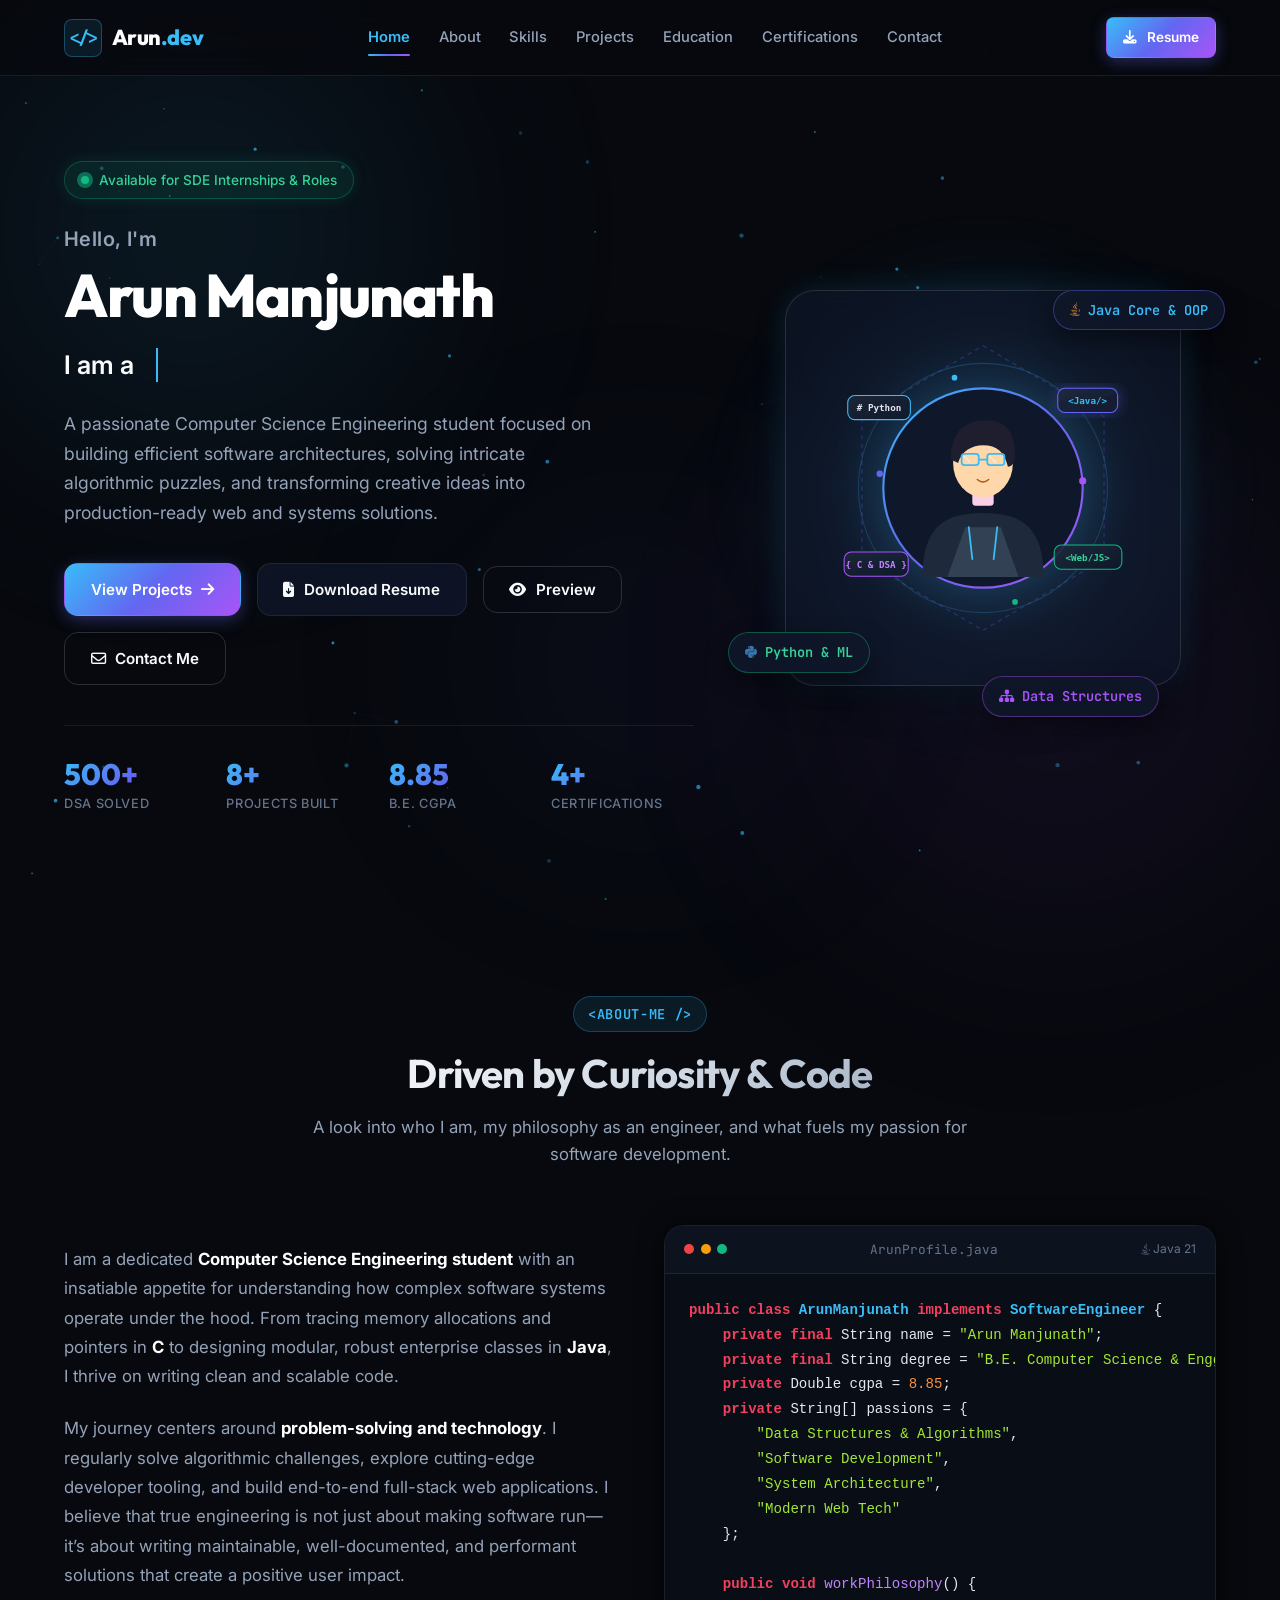
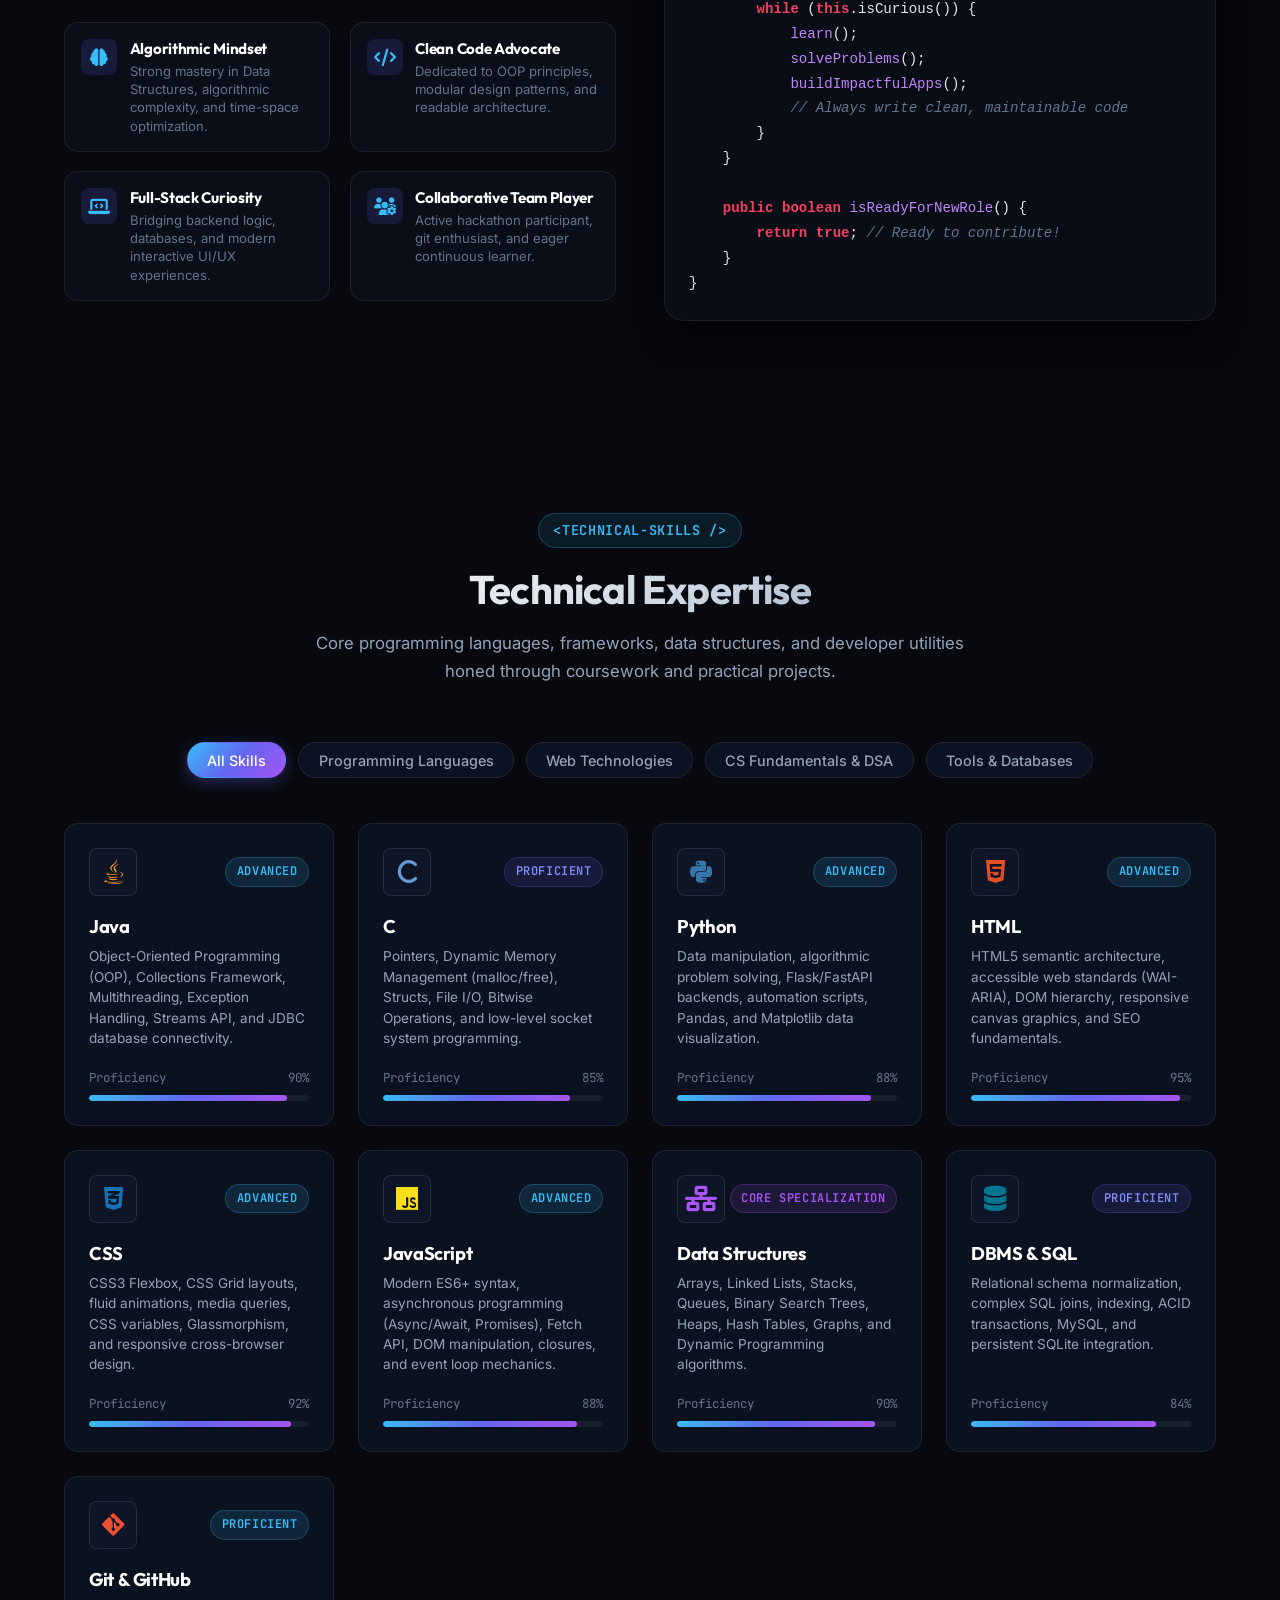
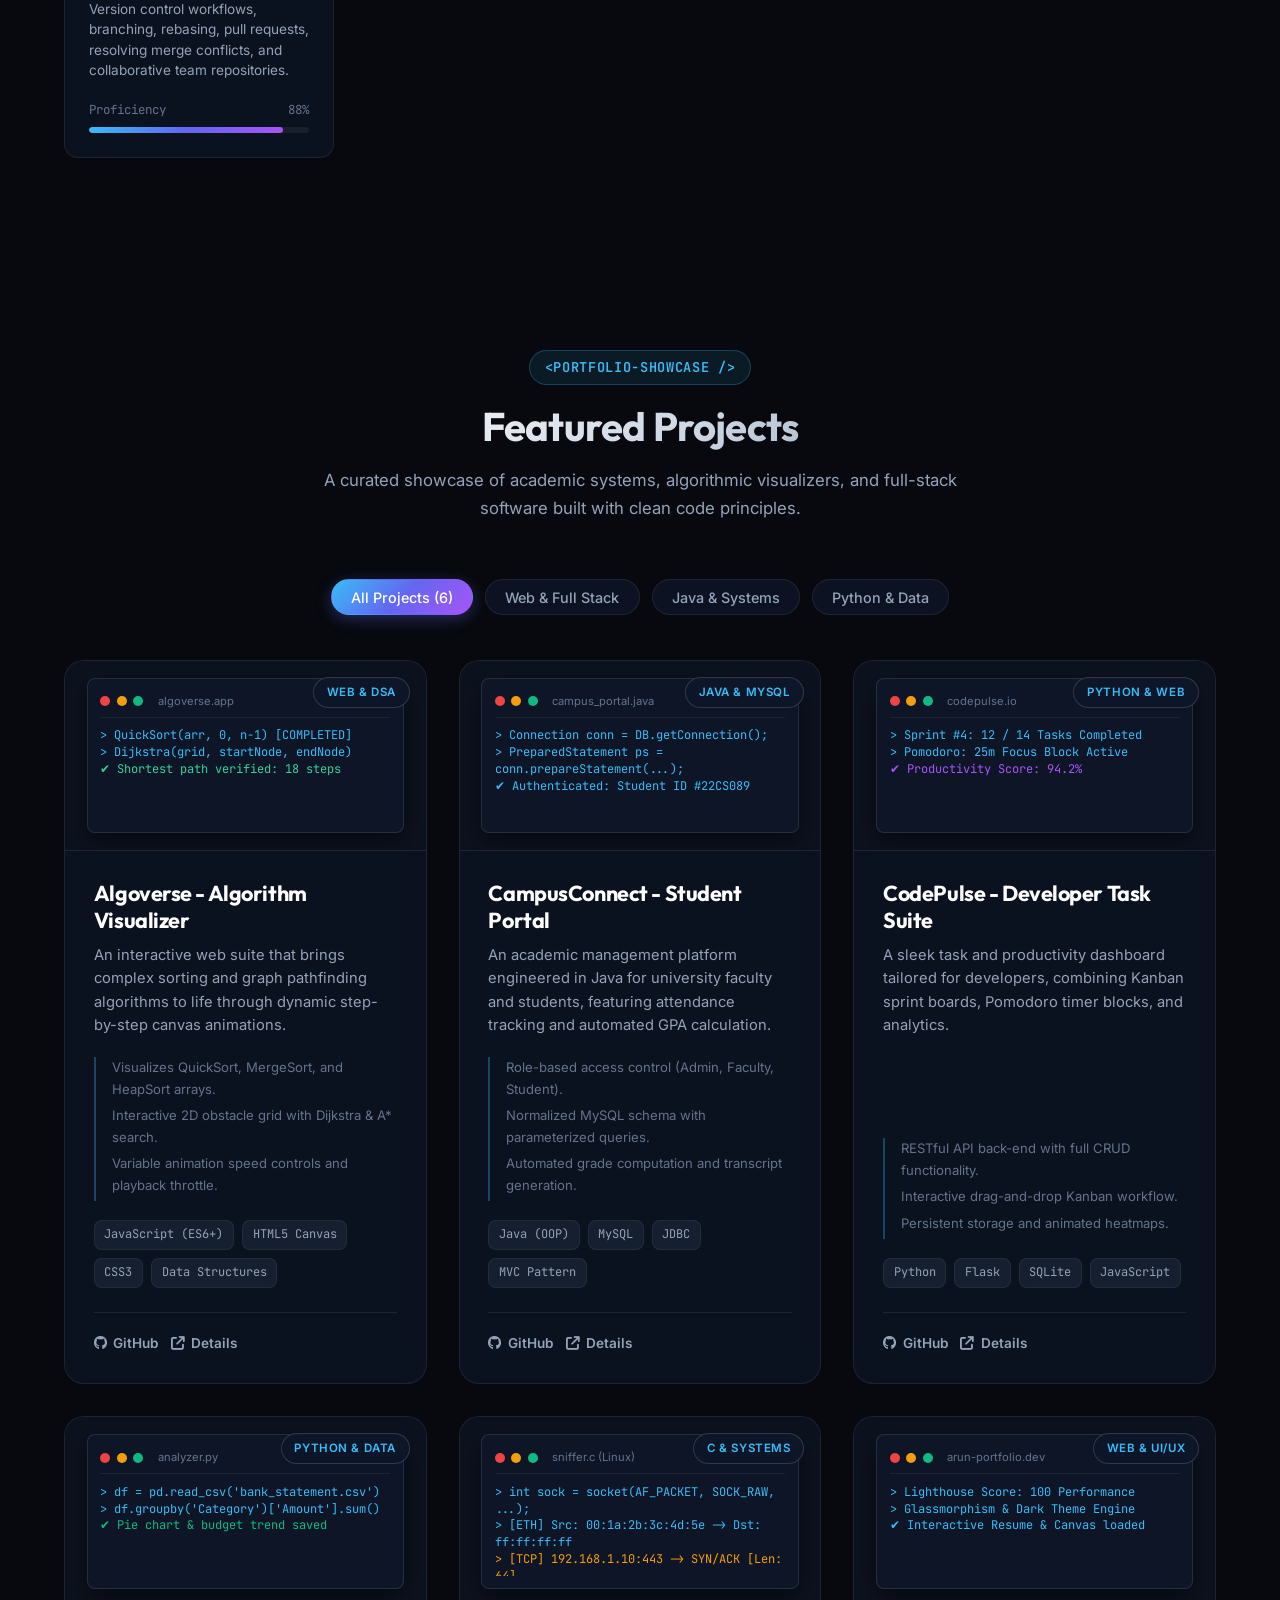
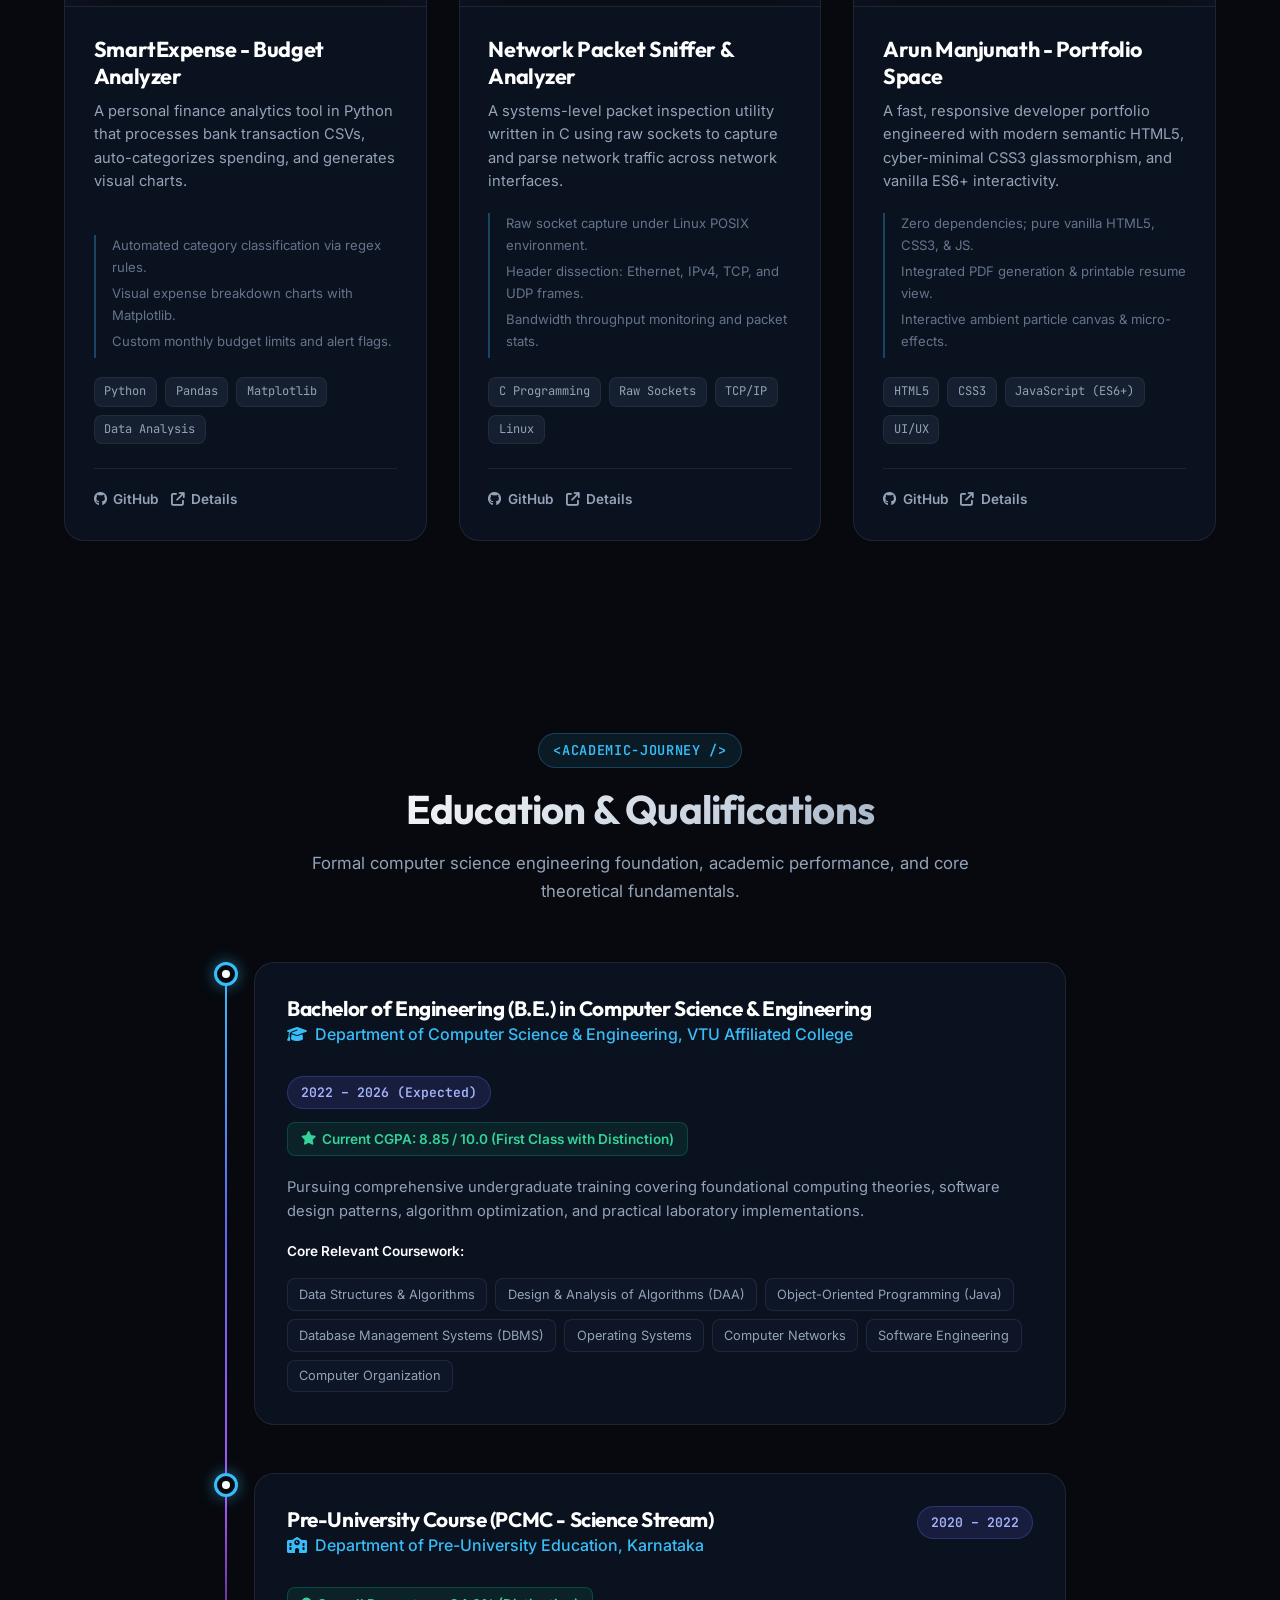
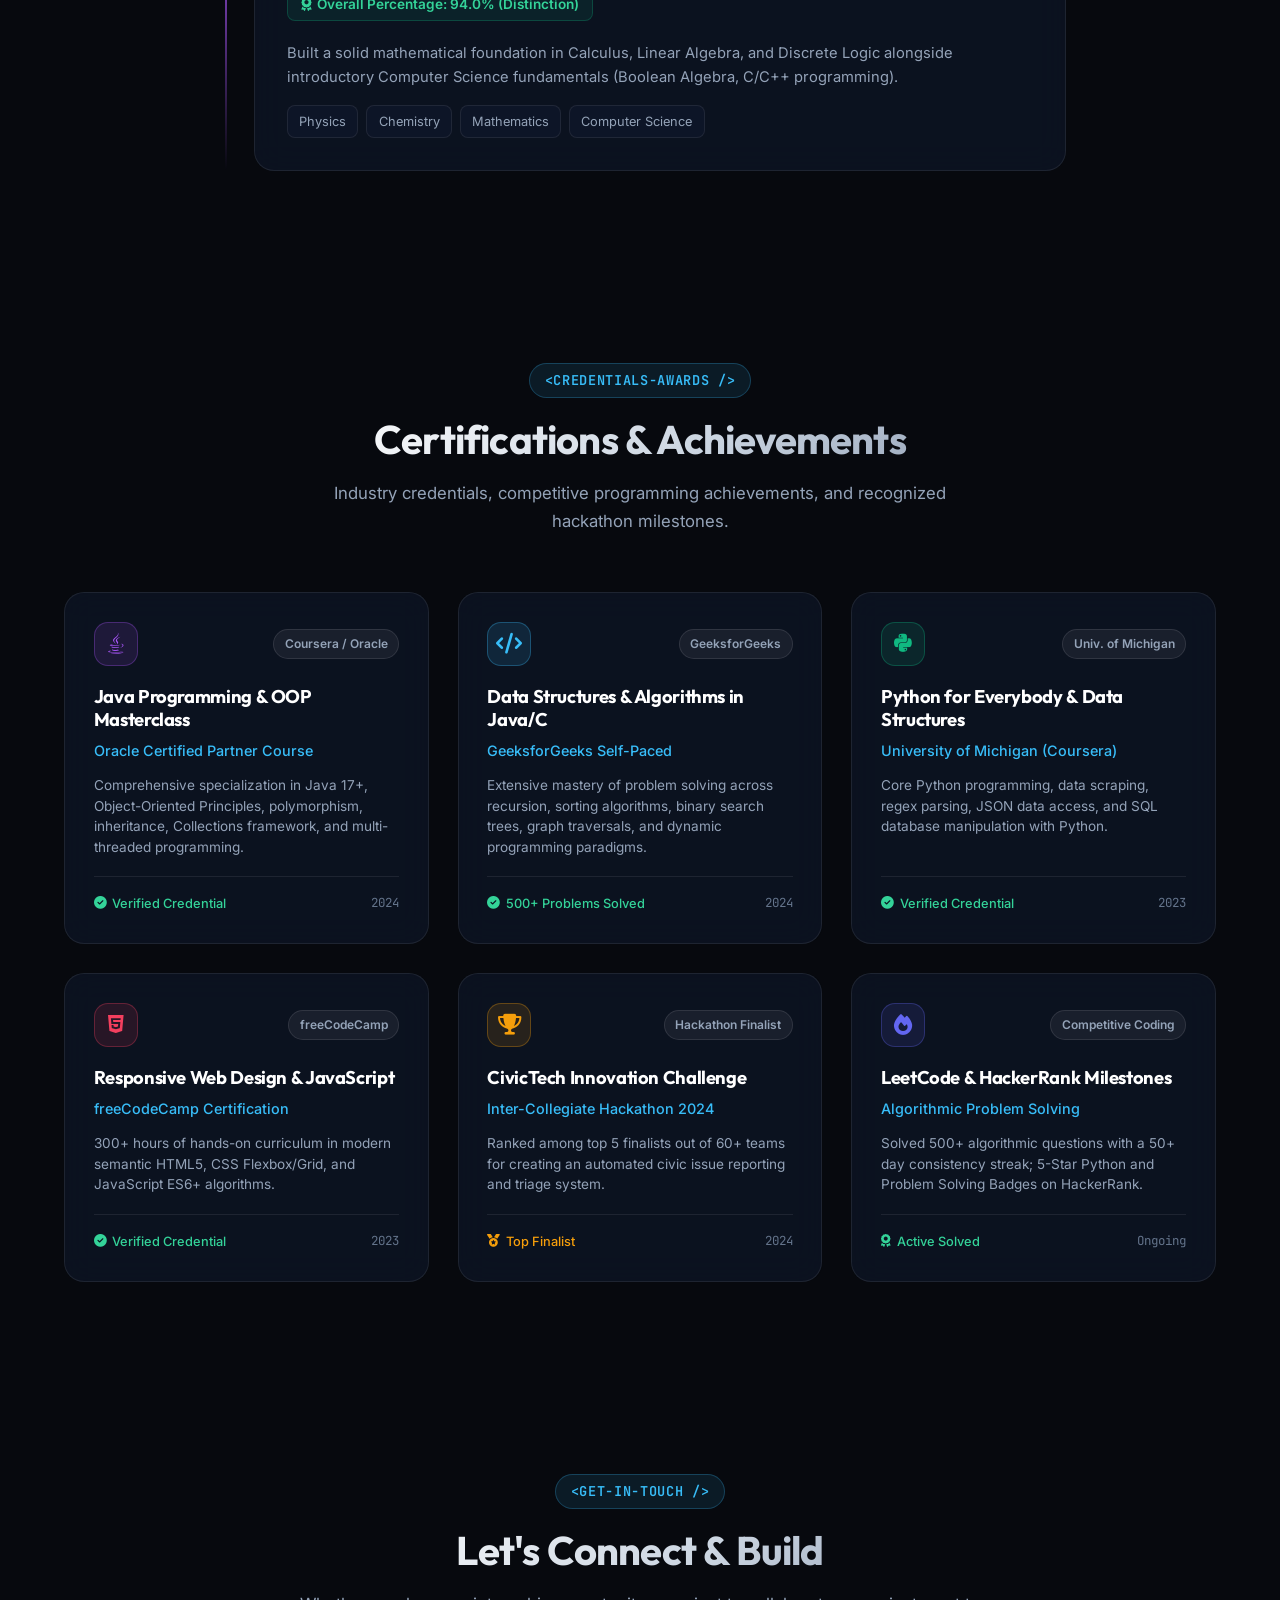
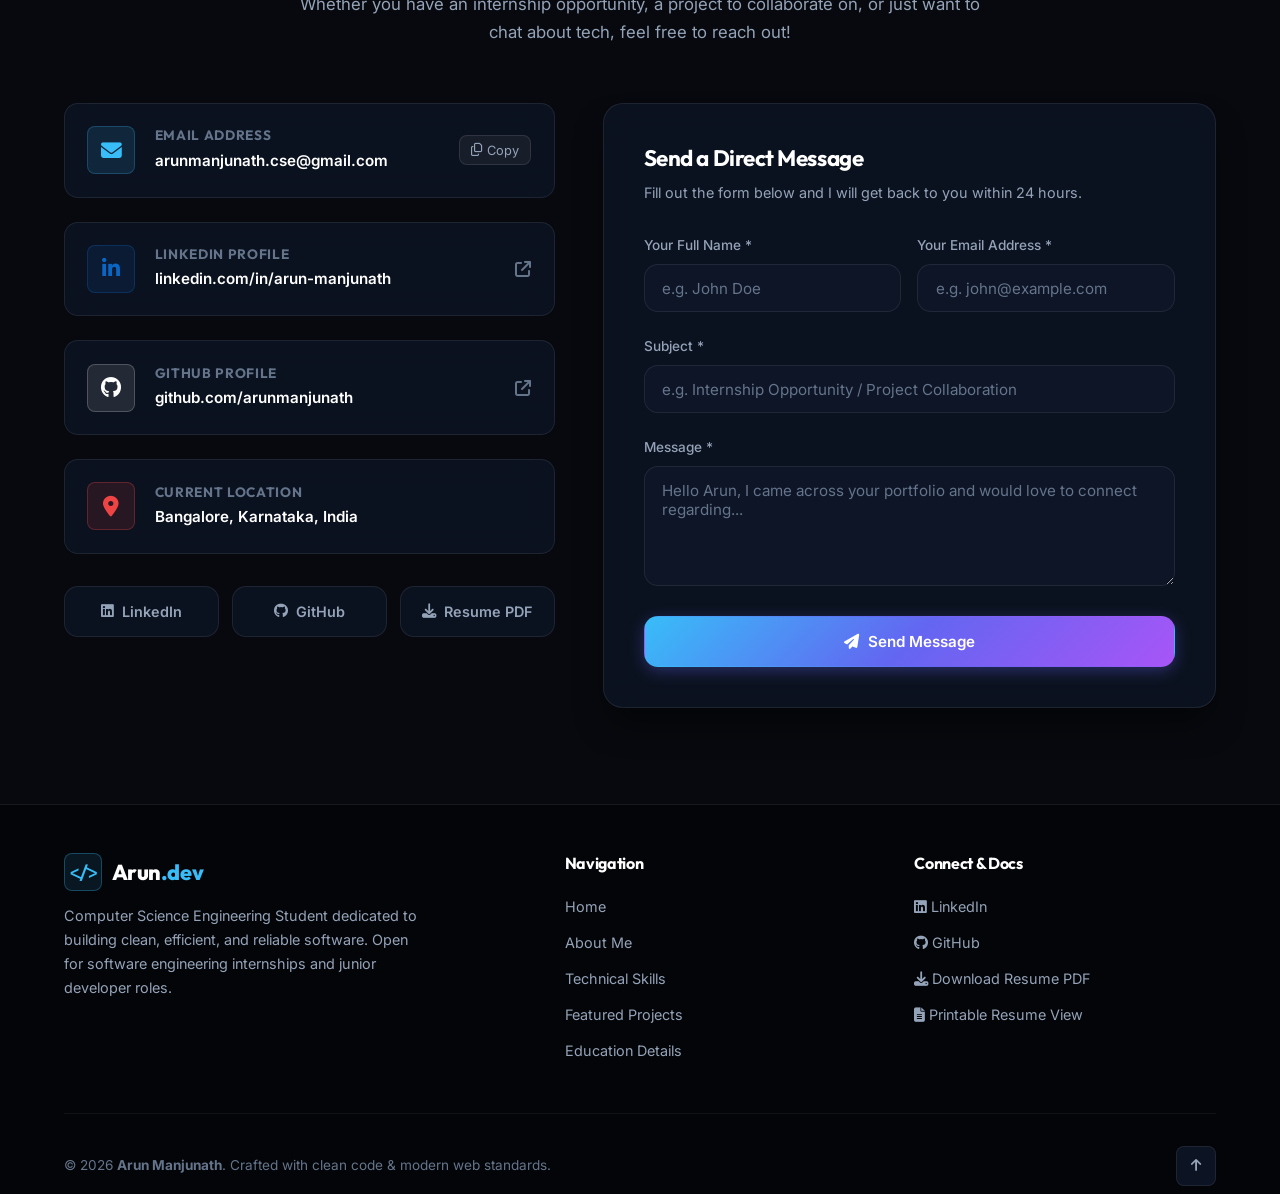
<file: index.html>
<!DOCTYPE html>
<html lang="en">
<head>
  <meta charset="UTF-8">
  <meta name="viewport" content="width=device-width, initial-scale=1.0">
  <title>Arun Manjunath | Computer Science Engineering Student & Developer</title>
  <meta name="description" content="Personal portfolio of Arun Manjunath - Computer Science Engineering Student passionate about software development, Data Structures, Java, Python, C, and modern web technologies.">
  <meta name="keywords" content="Arun Manjunath, Computer Science Engineer, Portfolio, Software Developer, Java, Python, C, Data Structures, Web Development">
  <meta name="author" content="Arun Manjunath">

  <!-- Favicon -->
  <link rel="icon" type="image/svg+xml" href="assets/favicon.svg">

  <!-- Google Fonts -->
  <link rel="preconnect" href="https://fonts.googleapis.com">
  <link rel="preconnect" href="https://fonts.gstatic.com" crossorigin>
  <link href="https://fonts.googleapis.com/css2?family=Inter:wght@300;400;500;600;700&family=JetBrains+Mono:wght@400;500;600;700&family=Outfit:wght@400;500;600;700;800&display=swap" rel="stylesheet">

  <!-- Font Awesome Icons -->
  <link rel="stylesheet" href="https://cdnjs.cloudflare.com/ajax/libs/font-awesome/6.5.1/css/all.min.css">

  <!-- Custom Stylesheet -->
  <link rel="stylesheet" href="css/style.css">
</head>
<body>

  <!-- Reading Progress Bar -->
  <div id="scroll-progress"></div>

  <!-- Ambient Glow Effects -->
  <div class="ambient-glow top-left"></div>
  <div class="ambient-glow bottom-right"></div>
  <div class="ambient-glow center-mid"></div>

  <!-- Interactive Starfield / Node Canvas -->
  <canvas id="bg-canvas"></canvas>

  <!-- =================================================================
       NAVIGATION BAR
       ================================================================= -->
  <header class="navbar">
    <div class="container nav-container">
      <!-- Logo -->
      <a href="#home" class="brand-logo" aria-label="Arun Manjunath Home">
        <span class="logo-badge">&lt;/&gt;</span>
        <span class="brand-name">Arun<span>.dev</span></span>
      </a>

      <!-- Desktop Nav Menu -->
      <nav class="nav-menu" aria-label="Main Navigation">
        <a href="#home" class="nav-link active">Home</a>
        <a href="#about" class="nav-link">About</a>
        <a href="#skills" class="nav-link">Skills</a>
        <a href="#projects" class="nav-link">Projects</a>
        <a href="#education" class="nav-link">Education</a>
        <a href="#certifications" class="nav-link">Certifications</a>
        <a href="#contact" class="nav-link">Contact</a>
      </nav>

      <!-- Nav Actions -->
      <div class="nav-actions">
        <a href="assets/Arun_Manjunath_Resume.pdf" download="Arun_Manjunath_Resume.pdf" class="btn btn-primary btn-sm btn-download-nav">
          <i class="fa-solid fa-download"></i>
          <span>Resume</span>
        </a>
        <button id="menu-toggle" class="menu-toggle" aria-label="Toggle Navigation Menu">
          <i class="fa-solid fa-bars"></i>
        </button>
      </div>
    </div>
  </header>

  <!-- Mobile Drawer Menu -->
  <div id="mobile-nav" class="mobile-nav">
    <a href="#home" class="mobile-nav-link"><span>Home</span> <i class="fa-solid fa-chevron-right"></i></a>
    <a href="#about" class="mobile-nav-link"><span>About Me</span> <i class="fa-solid fa-chevron-right"></i></a>
    <a href="#skills" class="mobile-nav-link"><span>Skills</span> <i class="fa-solid fa-chevron-right"></i></a>
    <a href="#projects" class="mobile-nav-link"><span>Projects</span> <i class="fa-solid fa-chevron-right"></i></a>
    <a href="#education" class="mobile-nav-link"><span>Education</span> <i class="fa-solid fa-chevron-right"></i></a>
    <a href="#certifications" class="mobile-nav-link"><span>Certifications</span> <i class="fa-solid fa-chevron-right"></i></a>
    <a href="#contact" class="mobile-nav-link"><span>Contact</span> <i class="fa-solid fa-chevron-right"></i></a>
    <a href="assets/Arun_Manjunath_Resume.pdf" download="Arun_Manjunath_Resume.pdf" class="btn btn-primary" style="margin-top: 0.5rem; width: 100%;">
      <i class="fa-solid fa-download"></i> Download Resume
    </a>
  </div>

  <main>
    <!-- =================================================================
         1. HOME / HERO SECTION
         ================================================================= -->
    <section id="home" class="hero-section">
      <div class="container hero-grid">
        <!-- Left: Text & Pitch -->
        <div class="hero-content">
          <!-- Availability Pill -->
          <div class="hero-status-pill">
            <span class="pulse-dot"></span>
            <span>Available for SDE Internships &amp; Roles</span>
          </div>

          <div class="hero-greeting">Hello, I'm</div>
          <h1 class="hero-name">Arun Manjunath</h1>

          <!-- Dynamic Typing Title -->
          <div class="hero-title-wrapper">
            <span>I am a&nbsp;</span>
            <span class="typed-text"></span>
            <span class="typed-cursor"></span>
          </div>

          <!-- Tagline -->
          <p class="hero-tagline">
            A passionate Computer Science Engineering student focused on building efficient software architectures, solving intricate algorithmic puzzles, and transforming creative ideas into production-ready web and systems solutions.
          </p>

          <!-- Action Buttons -->
          <div class="hero-cta-group">
            <a href="#projects" class="btn btn-primary btn-glow">
              <span>View Projects</span>
              <i class="fa-solid fa-arrow-right"></i>
            </a>
            <a href="assets/Arun_Manjunath_Resume.pdf" download="Arun_Manjunath_Resume.pdf" class="btn btn-secondary" title="Download Arun's Official Resume">
              <i class="fa-solid fa-file-arrow-down"></i>
              <span>Download Resume</span>
            </a>
            <button type="button" class="btn btn-outline open-resume-preview" title="Quick in-browser preview & print">
              <i class="fa-solid fa-eye"></i>
              <span>Preview</span>
            </button>
            <a href="#contact" class="btn btn-outline">
              <i class="fa-regular fa-envelope"></i>
              <span>Contact Me</span>
            </a>
          </div>

          <!-- Quick Stats Row -->
          <div class="hero-stats">
            <div class="stat-item">
              <span class="stat-number" data-target="500" data-suffix="+">0</span>
              <span class="stat-label">DSA Solved</span>
            </div>
            <div class="stat-item">
              <span class="stat-number" data-target="8" data-suffix="+">0</span>
              <span class="stat-label">Projects Built</span>
            </div>
            <div class="stat-item">
              <span class="stat-number" data-target="8.85" data-float="true">0.00</span>
              <span class="stat-label">B.E. CGPA</span>
            </div>
            <div class="stat-item">
              <span class="stat-number" data-target="4" data-suffix="+">0</span>
              <span class="stat-label">Certifications</span>
            </div>
          </div>
        </div>

        <!-- Right: Interactive Avatar & Tech Glow -->
        <div class="hero-visual">
          <div class="avatar-frame">
            <div class="avatar-glow"></div>
            <div class="avatar-img-wrap">
              <img src="assets/avatar.svg" alt="Arun Manjunath - Developer Portrait" loading="eager">
            </div>

            <!-- Floating Tech Chips -->
            <div class="floating-chip chip-1">
              <i class="fa-brands fa-java color-java"></i>
              <span>Java Core &amp; OOP</span>
            </div>
            <div class="floating-chip chip-2">
              <i class="fa-brands fa-python color-python"></i>
              <span>Python &amp; ML</span>
            </div>
            <div class="floating-chip chip-3">
              <i class="fa-solid fa-sitemap color-dsa"></i>
              <span>Data Structures</span>
            </div>
          </div>
        </div>
      </div>
    </section>

    <!-- =================================================================
         2. ABOUT ME SECTION
         ================================================================= -->
    <section id="about" class="section">
      <div class="container">
        <div class="section-header">
          <div class="section-tag">&lt;about-me /&gt;</div>
          <h2 class="section-title">Driven by Curiosity &amp; Code</h2>
          <p class="section-subtitle">
            A look into who I am, my philosophy as an engineer, and what fuels my passion for software development.
          </p>
        </div>

        <div class="about-grid">
          <!-- Left Column: Biography & Highlights -->
          <div class="about-text-col">
            <p>
              I am a dedicated <strong>Computer Science Engineering student</strong> with an insatiable appetite for understanding how complex software systems operate under the hood. From tracing memory allocations and pointers in <strong>C</strong> to designing modular, robust enterprise classes in <strong>Java</strong>, I thrive on writing clean and scalable code.
            </p>
            <p>
              My journey centers around <strong>problem-solving and technology</strong>. I regularly solve algorithmic challenges, explore cutting-edge developer tooling, and build end-to-end full-stack web applications. I believe that true engineering is not just about making software run—it’s about writing maintainable, well-documented, and performant solutions that create a positive user impact.
            </p>

            <!-- 4 Value Highlights -->
            <div class="about-features-list">
              <div class="about-feature-item">
                <div class="feature-icon-box">
                  <i class="fa-solid fa-brain"></i>
                </div>
                <div class="feature-content">
                  <h4>Algorithmic Mindset</h4>
                  <p>Strong mastery in Data Structures, algorithmic complexity, and time-space optimization.</p>
                </div>
              </div>

              <div class="about-feature-item">
                <div class="feature-icon-box">
                  <i class="fa-solid fa-code"></i>
                </div>
                <div class="feature-content">
                  <h4>Clean Code Advocate</h4>
                  <p>Dedicated to OOP principles, modular design patterns, and readable architecture.</p>
                </div>
              </div>

              <div class="about-feature-item">
                <div class="feature-icon-box">
                  <i class="fa-solid fa-laptop-code"></i>
                </div>
                <div class="feature-content">
                  <h4>Full-Stack Curiosity</h4>
                  <p>Bridging backend logic, databases, and modern interactive UI/UX experiences.</p>
                </div>
              </div>

              <div class="about-feature-item">
                <div class="feature-icon-box">
                  <i class="fa-solid fa-users-gear"></i>
                </div>
                <div class="feature-content">
                  <h4>Collaborative Team Player</h4>
                  <p>Active hackathon participant, git enthusiast, and eager continuous learner.</p>
                </div>
              </div>
            </div>
          </div>

          <!-- Right Column: Interactive Code Terminal Card -->
          <div class="code-window">
            <div class="code-header">
              <div class="code-dots">
                <span class="code-dot red"></span>
                <span class="code-dot yellow"></span>
                <span class="code-dot green"></span>
              </div>
              <span class="code-title">ArunProfile.java</span>
              <span style="font-size: 0.75rem; color: #64748b;"><i class="fa-brands fa-java"></i> Java 21</span>
            </div>
            <pre class="code-body"><code><span class="keyword">public class</span> <span class="class-name">ArunManjunath</span> <span class="keyword">implements</span> <span class="class-name">SoftwareEngineer</span> {
    <span class="keyword">private final</span> String name = <span class="string">"Arun Manjunath"</span>;
    <span class="keyword">private final</span> String degree = <span class="string">"B.E. Computer Science &amp; Engg"</span>;
    <span class="keyword">private</span> Double cgpa = <span class="number">8.85</span>;
    <span class="keyword">private</span> String[] passions = {
        <span class="string">"Data Structures &amp; Algorithms"</span>,
        <span class="string">"Software Development"</span>,
        <span class="string">"System Architecture"</span>,
        <span class="string">"Modern Web Tech"</span>
    };

    <span class="keyword">public void</span> <span class="function">workPhilosophy</span>() {
        <span class="keyword">while</span> (<span class="keyword">this</span>.isCurious()) {
            <span class="function">learn</span>();
            <span class="function">solveProblems</span>();
            <span class="function">buildImpactfulApps</span>();
            <span class="comment">// Always write clean, maintainable code</span>
        }
    }

    <span class="keyword">public boolean</span> <span class="function">isReadyForNewRole</span>() {
        <span class="keyword">return true</span>; <span class="comment">// Ready to contribute!</span>
    }
}</code></pre>
          </div>
        </div>
      </div>
    </section>

    <!-- =================================================================
         3. SKILLS SECTION
         ================================================================= -->
    <section id="skills" class="section">
      <div class="container">
        <div class="section-header">
          <div class="section-tag">&lt;technical-skills /&gt;</div>
          <h2 class="section-title">Technical Expertise</h2>
          <p class="section-subtitle">
            Core programming languages, frameworks, data structures, and developer utilities honed through coursework and practical projects.
          </p>
        </div>

        <!-- Filter Navigation Tabs -->
        <div class="skills-filter-nav">
          <button class="filter-btn active" data-filter="all">All Skills</button>
          <button class="filter-btn" data-filter="languages">Programming Languages</button>
          <button class="filter-btn" data-filter="web">Web Technologies</button>
          <button class="filter-btn" data-filter="core">CS Fundamentals &amp; DSA</button>
          <button class="filter-btn" data-filter="tools">Tools &amp; Databases</button>
        </div>

        <!-- Skills Grid Cards -->
        <div class="skills-grid">
          <!-- 1. Java (Explicitly required) -->
          <div class="skill-card" data-category="languages core">
            <div class="skill-card-top">
              <div class="skill-icon-wrap color-java">
                <i class="fa-brands fa-java"></i>
              </div>
              <span class="skill-badge badge-advanced">Advanced</span>
            </div>
            <h3 class="skill-name">Java</h3>
            <p class="skill-desc">
              Object-Oriented Programming (OOP), Collections Framework, Multithreading, Exception Handling, Streams API, and JDBC database connectivity.
            </p>
            <div class="skill-bar-wrap">
              <div class="skill-bar-labels">
                <span>Proficiency</span>
                <span>90%</span>
              </div>
              <div class="skill-progress-bar">
                <div class="skill-progress-fill" style="width: 90%;"></div>
              </div>
            </div>
          </div>

          <!-- 2. C (Explicitly required) -->
          <div class="skill-card" data-category="languages core">
            <div class="skill-card-top">
              <div class="skill-icon-wrap color-c">
                <i class="fa-solid fa-c"></i>
              </div>
              <span class="skill-badge badge-proficient">Proficient</span>
            </div>
            <h3 class="skill-name">C</h3>
            <p class="skill-desc">
              Pointers, Dynamic Memory Management (malloc/free), Structs, File I/O, Bitwise Operations, and low-level socket system programming.
            </p>
            <div class="skill-bar-wrap">
              <div class="skill-bar-labels">
                <span>Proficiency</span>
                <span>85%</span>
              </div>
              <div class="skill-progress-bar">
                <div class="skill-progress-fill" style="width: 85%;"></div>
              </div>
            </div>
          </div>

          <!-- 3. Python (Explicitly required) -->
          <div class="skill-card" data-category="languages tools">
            <div class="skill-card-top">
              <div class="skill-icon-wrap color-python">
                <i class="fa-brands fa-python"></i>
              </div>
              <span class="skill-badge badge-advanced">Advanced</span>
            </div>
            <h3 class="skill-name">Python</h3>
            <p class="skill-desc">
              Data manipulation, algorithmic problem solving, Flask/FastAPI backends, automation scripts, Pandas, and Matplotlib data visualization.
            </p>
            <div class="skill-bar-wrap">
              <div class="skill-bar-labels">
                <span>Proficiency</span>
                <span>88%</span>
              </div>
              <div class="skill-progress-bar">
                <div class="skill-progress-fill" style="width: 88%;"></div>
              </div>
            </div>
          </div>

          <!-- 4. HTML (Explicitly required) -->
          <div class="skill-card" data-category="web">
            <div class="skill-card-top">
              <div class="skill-icon-wrap color-html">
                <i class="fa-brands fa-html5"></i>
              </div>
              <span class="skill-badge badge-advanced">Advanced</span>
            </div>
            <h3 class="skill-name">HTML</h3>
            <p class="skill-desc">
              HTML5 semantic architecture, accessible web standards (WAI-ARIA), DOM hierarchy, responsive canvas graphics, and SEO fundamentals.
            </p>
            <div class="skill-bar-wrap">
              <div class="skill-bar-labels">
                <span>Proficiency</span>
                <span>95%</span>
              </div>
              <div class="skill-progress-bar">
                <div class="skill-progress-fill" style="width: 95%;"></div>
              </div>
            </div>
          </div>

          <!-- 5. CSS (Explicitly required) -->
          <div class="skill-card" data-category="web">
            <div class="skill-card-top">
              <div class="skill-icon-wrap color-css">
                <i class="fa-brands fa-css3-alt"></i>
              </div>
              <span class="skill-badge badge-advanced">Advanced</span>
            </div>
            <h3 class="skill-name">CSS</h3>
            <p class="skill-desc">
              CSS3 Flexbox, CSS Grid layouts, fluid animations, media queries, CSS variables, Glassmorphism, and responsive cross-browser design.
            </p>
            <div class="skill-bar-wrap">
              <div class="skill-bar-labels">
                <span>Proficiency</span>
                <span>92%</span>
              </div>
              <div class="skill-progress-bar">
                <div class="skill-progress-fill" style="width: 92%;"></div>
              </div>
            </div>
          </div>

          <!-- 6. JavaScript (Explicitly required) -->
          <div class="skill-card" data-category="languages web">
            <div class="skill-card-top">
              <div class="skill-icon-wrap color-js">
                <i class="fa-brands fa-js"></i>
              </div>
              <span class="skill-badge badge-advanced">Advanced</span>
            </div>
            <h3 class="skill-name">JavaScript</h3>
            <p class="skill-desc">
              Modern ES6+ syntax, asynchronous programming (Async/Await, Promises), Fetch API, DOM manipulation, closures, and event loop mechanics.
            </p>
            <div class="skill-bar-wrap">
              <div class="skill-bar-labels">
                <span>Proficiency</span>
                <span>88%</span>
              </div>
              <div class="skill-progress-bar">
                <div class="skill-progress-fill" style="width: 88%;"></div>
              </div>
            </div>
          </div>

          <!-- 7. Data Structures (Explicitly required) -->
          <div class="skill-card" data-category="core">
            <div class="skill-card-top">
              <div class="skill-icon-wrap color-dsa">
                <i class="fa-solid fa-network-wired"></i>
              </div>
              <span class="skill-badge badge-core">Core Specialization</span>
            </div>
            <h3 class="skill-name">Data Structures</h3>
            <p class="skill-desc">
              Arrays, Linked Lists, Stacks, Queues, Binary Search Trees, Heaps, Hash Tables, Graphs, and Dynamic Programming algorithms.
            </p>
            <div class="skill-bar-wrap">
              <div class="skill-bar-labels">
                <span>Proficiency</span>
                <span>90%</span>
              </div>
              <div class="skill-progress-bar">
                <div class="skill-progress-fill" style="width: 90%;"></div>
              </div>
            </div>
          </div>

          <!-- 8. Database & SQL -->
          <div class="skill-card" data-category="core tools">
            <div class="skill-card-top">
              <div class="skill-icon-wrap color-db">
                <i class="fa-solid fa-database"></i>
              </div>
              <span class="skill-badge badge-proficient">Proficient</span>
            </div>
            <h3 class="skill-name">DBMS &amp; SQL</h3>
            <p class="skill-desc">
              Relational schema normalization, complex SQL joins, indexing, ACID transactions, MySQL, and persistent SQLite integration.
            </p>
            <div class="skill-bar-wrap">
              <div class="skill-bar-labels">
                <span>Proficiency</span>
                <span>84%</span>
              </div>
              <div class="skill-progress-bar">
                <div class="skill-progress-fill" style="width: 84%;"></div>
              </div>
            </div>
          </div>

          <!-- 9. Git & Version Control -->
          <div class="skill-card" data-category="tools">
            <div class="skill-card-top">
              <div class="skill-icon-wrap" style="color: #f05032;">
                <i class="fa-brands fa-git-alt"></i>
              </div>
              <span class="skill-badge badge-advanced">Proficient</span>
            </div>
            <h3 class="skill-name">Git &amp; GitHub</h3>
            <p class="skill-desc">
              Version control workflows, branching, rebasing, pull requests, resolving merge conflicts, and collaborative team repositories.
            </p>
            <div class="skill-bar-wrap">
              <div class="skill-bar-labels">
                <span>Proficiency</span>
                <span>88%</span>
              </div>
              <div class="skill-progress-bar">
                <div class="skill-progress-fill" style="width: 88%;"></div>
              </div>
            </div>
          </div>
        </div>
      </div>
    </section>

    <!-- =================================================================
         4. PROJECTS SECTION
         ================================================================= -->
    <section id="projects" class="section">
      <div class="container">
        <div class="section-header">
          <div class="section-tag">&lt;portfolio-showcase /&gt;</div>
          <h2 class="section-title">Featured Projects</h2>
          <p class="section-subtitle">
            A curated showcase of academic systems, algorithmic visualizers, and full-stack software built with clean code principles.
          </p>
        </div>

        <!-- Project Filters -->
        <div class="skills-filter-nav project-filters">
          <button class="filter-btn active" data-filter="all">All Projects (6)</button>
          <button class="filter-btn" data-filter="web">Web &amp; Full Stack</button>
          <button class="filter-btn" data-filter="java">Java &amp; Systems</button>
          <button class="filter-btn" data-filter="python">Python &amp; Data</button>
        </div>

        <!-- Projects Grid -->
        <div class="projects-grid">
          <!-- Project 1: Algoverse -->
          <article class="project-card" data-category="web core">
            <div class="project-banner">
              <span class="project-category-badge">Web &amp; DSA</span>
              <div class="project-mockup-screen">
                <div class="mockup-bar">
                  <span class="code-dot red"></span>
                  <span class="code-dot yellow"></span>
                  <span class="code-dot green"></span>
                  <span style="font-size: 0.7rem; color: #64748b; margin-left: 0.5rem;">algoverse.app</span>
                </div>
                <div class="mockup-content">
                  &gt; QuickSort(arr, 0, n-1) [COMPLETED]<br>
                  &gt; Dijkstra(grid, startNode, endNode)<br>
                  <span style="color: #34d399;">✔ Shortest path verified: 18 steps</span>
                </div>
              </div>
            </div>
            <div class="project-body">
              <h3 class="project-title">Algoverse - Algorithm Visualizer</h3>
              <p class="project-desc">
                An interactive web suite that brings complex sorting and graph pathfinding algorithms to life through dynamic step-by-step canvas animations.
              </p>
              <ul class="project-features">
                <li>Visualizes QuickSort, MergeSort, and HeapSort arrays.</li>
                <li>Interactive 2D obstacle grid with Dijkstra &amp; A* search.</li>
                <li>Variable animation speed controls and playback throttle.</li>
              </ul>
              <div class="project-tech-tags">
                <span class="tech-tag">JavaScript (ES6+)</span>
                <span class="tech-tag">HTML5 Canvas</span>
                <span class="tech-tag">CSS3</span>
                <span class="tech-tag">Data Structures</span>
              </div>
              <div class="project-actions">
                <div class="project-links">
                  <a href="https://github.com/arunmanjunath" target="_blank" rel="noopener noreferrer" class="project-btn">
                    <i class="fa-brands fa-github"></i> GitHub
                  </a>
                  <a href="#" class="project-btn open-project-modal" data-project="algoverse">
                    <i class="fa-solid fa-arrow-up-right-from-square"></i> Details
                  </a>
                </div>
              </div>
            </div>
          </article>

          <!-- Project 2: CampusConnect -->
          <article class="project-card" data-category="java">
            <div class="project-banner">
              <span class="project-category-badge">Java &amp; MySQL</span>
              <div class="project-mockup-screen">
                <div class="mockup-bar">
                  <span class="code-dot red"></span>
                  <span class="code-dot yellow"></span>
                  <span class="code-dot green"></span>
                  <span style="font-size: 0.7rem; color: #64748b; margin-left: 0.5rem;">campus_portal.java</span>
                </div>
                <div class="mockup-content">
                  &gt; Connection conn = DB.getConnection();<br>
                  &gt; PreparedStatement ps = conn.prepareStatement(...);<br>
                  <span style="color: #38bdf8;">✔ Authenticated: Student ID #22CS089</span>
                </div>
              </div>
            </div>
            <div class="project-body">
              <h3 class="project-title">CampusConnect - Student Portal</h3>
              <p class="project-desc">
                An academic management platform engineered in Java for university faculty and students, featuring attendance tracking and automated GPA calculation.
              </p>
              <ul class="project-features">
                <li>Role-based access control (Admin, Faculty, Student).</li>
                <li>Normalized MySQL schema with parameterized queries.</li>
                <li>Automated grade computation and transcript generation.</li>
              </ul>
              <div class="project-tech-tags">
                <span class="tech-tag">Java (OOP)</span>
                <span class="tech-tag">MySQL</span>
                <span class="tech-tag">JDBC</span>
                <span class="tech-tag">MVC Pattern</span>
              </div>
              <div class="project-actions">
                <div class="project-links">
                  <a href="https://github.com/arunmanjunath" target="_blank" rel="noopener noreferrer" class="project-btn">
                    <i class="fa-brands fa-github"></i> GitHub
                  </a>
                  <a href="#" class="project-btn open-project-modal" data-project="campusconnect">
                    <i class="fa-solid fa-arrow-up-right-from-square"></i> Details
                  </a>
                </div>
              </div>
            </div>
          </article>

          <!-- Project 3: CodePulse -->
          <article class="project-card" data-category="web python">
            <div class="project-banner">
              <span class="project-category-badge">Python &amp; Web</span>
              <div class="project-mockup-screen">
                <div class="mockup-bar">
                  <span class="code-dot red"></span>
                  <span class="code-dot yellow"></span>
                  <span class="code-dot green"></span>
                  <span style="font-size: 0.7rem; color: #64748b; margin-left: 0.5rem;">codepulse.io</span>
                </div>
                <div class="mockup-content">
                  &gt; Sprint #4: 12 / 14 Tasks Completed<br>
                  &gt; Pomodoro: 25m Focus Block Active<br>
                  <span style="color: #a855f7;">✔ Productivity Score: 94.2%</span>
                </div>
              </div>
            </div>
            <div class="project-body">
              <h3 class="project-title">CodePulse - Developer Task Suite</h3>
              <p class="project-desc">
                A sleek task and productivity dashboard tailored for developers, combining Kanban sprint boards, Pomodoro timer blocks, and analytics.
              </p>
              <ul class="project-features">
                <li>RESTful API back-end with full CRUD functionality.</li>
                <li>Interactive drag-and-drop Kanban workflow.</li>
                <li>Persistent storage and animated heatmaps.</li>
              </ul>
              <div class="project-tech-tags">
                <span class="tech-tag">Python</span>
                <span class="tech-tag">Flask</span>
                <span class="tech-tag">SQLite</span>
                <span class="tech-tag">JavaScript</span>
              </div>
              <div class="project-actions">
                <div class="project-links">
                  <a href="https://github.com/arunmanjunath" target="_blank" rel="noopener noreferrer" class="project-btn">
                    <i class="fa-brands fa-github"></i> GitHub
                  </a>
                  <a href="#" class="project-btn open-project-modal" data-project="codepulse">
                    <i class="fa-solid fa-arrow-up-right-from-square"></i> Details
                  </a>
                </div>
              </div>
            </div>
          </article>

          <!-- Project 4: SmartExpense -->
          <article class="project-card" data-category="python">
            <div class="project-banner">
              <span class="project-category-badge">Python &amp; Data</span>
              <div class="project-mockup-screen">
                <div class="mockup-bar">
                  <span class="code-dot red"></span>
                  <span class="code-dot yellow"></span>
                  <span class="code-dot green"></span>
                  <span style="font-size: 0.7rem; color: #64748b; margin-left: 0.5rem;">analyzer.py</span>
                </div>
                <div class="mockup-content">
                  &gt; df = pd.read_csv('bank_statement.csv')<br>
                  &gt; df.groupby('Category')['Amount'].sum()<br>
                  <span style="color: #10b981;">✔ Pie chart &amp; budget trend saved</span>
                </div>
              </div>
            </div>
            <div class="project-body">
              <h3 class="project-title">SmartExpense - Budget Analyzer</h3>
              <p class="project-desc">
                A personal finance analytics tool in Python that processes bank transaction CSVs, auto-categorizes spending, and generates visual charts.
              </p>
              <ul class="project-features">
                <li>Automated category classification via regex rules.</li>
                <li>Visual expense breakdown charts with Matplotlib.</li>
                <li>Custom monthly budget limits and alert flags.</li>
              </ul>
              <div class="project-tech-tags">
                <span class="tech-tag">Python</span>
                <span class="tech-tag">Pandas</span>
                <span class="tech-tag">Matplotlib</span>
                <span class="tech-tag">Data Analysis</span>
              </div>
              <div class="project-actions">
                <div class="project-links">
                  <a href="https://github.com/arunmanjunath" target="_blank" rel="noopener noreferrer" class="project-btn">
                    <i class="fa-brands fa-github"></i> GitHub
                  </a>
                  <a href="#" class="project-btn open-project-modal" data-project="smartexpense">
                    <i class="fa-solid fa-arrow-up-right-from-square"></i> Details
                  </a>
                </div>
              </div>
            </div>
          </article>

          <!-- Project 5: Packet Sniffer (C) -->
          <article class="project-card" data-category="java">
            <div class="project-banner">
              <span class="project-category-badge">C &amp; Systems</span>
              <div class="project-mockup-screen">
                <div class="mockup-bar">
                  <span class="code-dot red"></span>
                  <span class="code-dot yellow"></span>
                  <span class="code-dot green"></span>
                  <span style="font-size: 0.7rem; color: #64748b; margin-left: 0.5rem;">sniffer.c (Linux)</span>
                </div>
                <div class="mockup-content">
                  &gt; int sock = socket(AF_PACKET, SOCK_RAW, ...);<br>
                  &gt; [ETH] Src: 00:1a:2b:3c:4d:5e -&gt; Dst: ff:ff:ff:ff<br>
                  <span style="color: #f59e0b;">&gt; [TCP] 192.168.1.10:443 -&gt; SYN/ACK [Len: 64]</span>
                </div>
              </div>
            </div>
            <div class="project-body">
              <h3 class="project-title">Network Packet Sniffer &amp; Analyzer</h3>
              <p class="project-desc">
                A systems-level packet inspection utility written in C using raw sockets to capture and parse network traffic across network interfaces.
              </p>
              <ul class="project-features">
                <li>Raw socket capture under Linux POSIX environment.</li>
                <li>Header dissection: Ethernet, IPv4, TCP, and UDP frames.</li>
                <li>Bandwidth throughput monitoring and packet stats.</li>
              </ul>
              <div class="project-tech-tags">
                <span class="tech-tag">C Programming</span>
                <span class="tech-tag">Raw Sockets</span>
                <span class="tech-tag">TCP/IP</span>
                <span class="tech-tag">Linux</span>
              </div>
              <div class="project-actions">
                <div class="project-links">
                  <a href="https://github.com/arunmanjunath" target="_blank" rel="noopener noreferrer" class="project-btn">
                    <i class="fa-brands fa-github"></i> GitHub
                  </a>
                  <a href="#" class="project-btn open-project-modal" data-project="packetsniffer">
                    <i class="fa-solid fa-arrow-up-right-from-square"></i> Details
                  </a>
                </div>
              </div>
            </div>
          </article>

          <!-- Project 6: DevPortfolio -->
          <article class="project-card" data-category="web">
            <div class="project-banner">
              <span class="project-category-badge">Web &amp; UI/UX</span>
              <div class="project-mockup-screen">
                <div class="mockup-bar">
                  <span class="code-dot red"></span>
                  <span class="code-dot yellow"></span>
                  <span class="code-dot green"></span>
                  <span style="font-size: 0.7rem; color: #64748b; margin-left: 0.5rem;">arun-portfolio.dev</span>
                </div>
                <div class="mockup-content">
                  &gt; Lighthouse Score: 100 Performance<br>
                  &gt; Glassmorphism &amp; Dark Theme Engine<br>
                  <span style="color: #38bdf8;">✔ Interactive Resume &amp; Canvas loaded</span>
                </div>
              </div>
            </div>
            <div class="project-body">
              <h3 class="project-title">Arun Manjunath - Portfolio Space</h3>
              <p class="project-desc">
                A fast, responsive developer portfolio engineered with modern semantic HTML5, cyber-minimal CSS3 glassmorphism, and vanilla ES6+ interactivity.
              </p>
              <ul class="project-features">
                <li>Zero dependencies; pure vanilla HTML5, CSS3, &amp; JS.</li>
                <li>Integrated PDF generation &amp; printable resume view.</li>
                <li>Interactive ambient particle canvas &amp; micro-effects.</li>
              </ul>
              <div class="project-tech-tags">
                <span class="tech-tag">HTML5</span>
                <span class="tech-tag">CSS3</span>
                <span class="tech-tag">JavaScript (ES6+)</span>
                <span class="tech-tag">UI/UX</span>
              </div>
              <div class="project-actions">
                <div class="project-links">
                  <a href="https://github.com/arunmanjunath" target="_blank" rel="noopener noreferrer" class="project-btn">
                    <i class="fa-brands fa-github"></i> GitHub
                  </a>
                  <a href="#" class="project-btn open-project-modal" data-project="devportfolio">
                    <i class="fa-solid fa-arrow-up-right-from-square"></i> Details
                  </a>
                </div>
              </div>
            </div>
          </article>
        </div>
      </div>
    </section>

    <!-- =================================================================
         5. EDUCATION SECTION
         ================================================================= -->
    <section id="education" class="section">
      <div class="container education-container">
        <div class="section-header">
          <div class="section-tag">&lt;academic-journey /&gt;</div>
          <h2 class="section-title">Education &amp; Qualifications</h2>
          <p class="section-subtitle">
            Formal computer science engineering foundation, academic performance, and core theoretical fundamentals.
          </p>
        </div>

        <div class="education-timeline">
          <!-- Timeline Node 1: Engineering Degree -->
          <div class="timeline-item">
            <div class="timeline-node"></div>
            <div class="timeline-card">
              <div class="timeline-header">
                <div>
                  <h3 class="timeline-degree">Bachelor of Engineering (B.E.) in Computer Science &amp; Engineering</h3>
                  <div class="timeline-institution">
                    <i class="fa-solid fa-graduation-cap"></i>
                    <span>Department of Computer Science &amp; Engineering, VTU Affiliated College</span>
                  </div>
                </div>
                <span class="timeline-badge-duration">2022 – 2026 (Expected)</span>
              </div>

              <div class="timeline-score">
                <i class="fa-solid fa-star"></i>
                <span>Current CGPA: 8.85 / 10.0 (First Class with Distinction)</span>
              </div>

              <p style="font-size: 0.92rem; color: var(--text-secondary); margin-bottom: 0.8rem;">
                Pursuing comprehensive undergraduate training covering foundational computing theories, software design patterns, algorithm optimization, and practical laboratory implementations.
              </p>

              <div style="font-weight: 600; font-size: 0.85rem; color: #ffffff; margin-top: 1rem;">
                Core Relevant Coursework:
              </div>
              <div class="coursework-grid">
                <span class="course-chip">Data Structures &amp; Algorithms</span>
                <span class="course-chip">Design &amp; Analysis of Algorithms (DAA)</span>
                <span class="course-chip">Object-Oriented Programming (Java)</span>
                <span class="course-chip">Database Management Systems (DBMS)</span>
                <span class="course-chip">Operating Systems</span>
                <span class="course-chip">Computer Networks</span>
                <span class="course-chip">Software Engineering</span>
                <span class="course-chip">Computer Organization</span>
              </div>
            </div>
          </div>

          <!-- Timeline Node 2: Pre-University Education -->
          <div class="timeline-item">
            <div class="timeline-node"></div>
            <div class="timeline-card">
              <div class="timeline-header">
                <div>
                  <h3 class="timeline-degree">Pre-University Course (PCMC - Science Stream)</h3>
                  <div class="timeline-institution">
                    <i class="fa-solid fa-school"></i>
                    <span>Department of Pre-University Education, Karnataka</span>
                  </div>
                </div>
                <span class="timeline-badge-duration">2020 – 2022</span>
              </div>

              <div class="timeline-score">
                <i class="fa-solid fa-award"></i>
                <span>Overall Percentage: 94.0% (Distinction)</span>
              </div>

              <p style="font-size: 0.92rem; color: var(--text-secondary); margin-bottom: 0.8rem;">
                Built a solid mathematical foundation in Calculus, Linear Algebra, and Discrete Logic alongside introductory Computer Science fundamentals (Boolean Algebra, C/C++ programming).
              </p>

              <div class="coursework-grid">
                <span class="course-chip">Physics</span>
                <span class="course-chip">Chemistry</span>
                <span class="course-chip">Mathematics</span>
                <span class="course-chip">Computer Science</span>
              </div>
            </div>
          </div>
        </div>
      </div>
    </section>

    <!-- =================================================================
         6. CERTIFICATIONS & ACHIEVEMENTS SECTION
         ================================================================= -->
    <section id="certifications" class="section">
      <div class="container">
        <div class="section-header">
          <div class="section-tag">&lt;credentials-awards /&gt;</div>
          <h2 class="section-title">Certifications &amp; Achievements</h2>
          <p class="section-subtitle">
            Industry credentials, competitive programming achievements, and recognized hackathon milestones.
          </p>
        </div>

        <div class="certs-grid">
          <!-- Cert 1 -->
          <div class="cert-card">
            <div class="cert-top">
              <div class="cert-icon">
                <i class="fa-brands fa-java"></i>
              </div>
              <span class="cert-issuer-badge">Coursera / Oracle</span>
            </div>
            <h3 class="cert-title">Java Programming &amp; OOP Masterclass</h3>
            <div class="cert-issuer">Oracle Certified Partner Course</div>
            <p class="cert-desc">
              Comprehensive specialization in Java 17+, Object-Oriented Principles, polymorphism, inheritance, Collections framework, and multi-threaded programming.
            </p>
            <div class="cert-footer">
              <span class="cert-status"><i class="fa-solid fa-circle-check"></i> Verified Credential</span>
              <span style="font-family: var(--font-mono); font-size: 0.78rem; color: var(--text-muted);">2024</span>
            </div>
          </div>

          <!-- Cert 2 -->
          <div class="cert-card">
            <div class="cert-top">
              <div class="cert-icon" style="background: rgba(56, 189, 248, 0.12); color: var(--cyan); border-color: rgba(56, 189, 248, 0.3);">
                <i class="fa-solid fa-code"></i>
              </div>
              <span class="cert-issuer-badge">GeeksforGeeks</span>
            </div>
            <h3 class="cert-title">Data Structures &amp; Algorithms in Java/C</h3>
            <div class="cert-issuer">GeeksforGeeks Self-Paced</div>
            <p class="cert-desc">
              Extensive mastery of problem solving across recursion, sorting algorithms, binary search trees, graph traversals, and dynamic programming paradigms.
            </p>
            <div class="cert-footer">
              <span class="cert-status"><i class="fa-solid fa-circle-check"></i> 500+ Problems Solved</span>
              <span style="font-family: var(--font-mono); font-size: 0.78rem; color: var(--text-muted);">2024</span>
            </div>
          </div>

          <!-- Cert 3 -->
          <div class="cert-card">
            <div class="cert-top">
              <div class="cert-icon" style="background: rgba(16, 185, 129, 0.12); color: var(--emerald); border-color: rgba(16, 185, 129, 0.3);">
                <i class="fa-brands fa-python"></i>
              </div>
              <span class="cert-issuer-badge">Univ. of Michigan</span>
            </div>
            <h3 class="cert-title">Python for Everybody &amp; Data Structures</h3>
            <div class="cert-issuer">University of Michigan (Coursera)</div>
            <p class="cert-desc">
              Core Python programming, data scraping, regex parsing, JSON data access, and SQL database manipulation with Python.
            </p>
            <div class="cert-footer">
              <span class="cert-status"><i class="fa-solid fa-circle-check"></i> Verified Credential</span>
              <span style="font-family: var(--font-mono); font-size: 0.78rem; color: var(--text-muted);">2023</span>
            </div>
          </div>

          <!-- Cert 4 -->
          <div class="cert-card">
            <div class="cert-top">
              <div class="cert-icon" style="background: rgba(244, 63, 94, 0.12); color: var(--rose); border-color: rgba(244, 63, 94, 0.3);">
                <i class="fa-brands fa-html5"></i>
              </div>
              <span class="cert-issuer-badge">freeCodeCamp</span>
            </div>
            <h3 class="cert-title">Responsive Web Design &amp; JavaScript</h3>
            <div class="cert-issuer">freeCodeCamp Certification</div>
            <p class="cert-desc">
              300+ hours of hands-on curriculum in modern semantic HTML5, CSS Flexbox/Grid, and JavaScript ES6+ algorithms.
            </p>
            <div class="cert-footer">
              <span class="cert-status"><i class="fa-solid fa-circle-check"></i> Verified Credential</span>
              <span style="font-family: var(--font-mono); font-size: 0.78rem; color: var(--text-muted);">2023</span>
            </div>
          </div>

          <!-- Cert 5: Hackathon -->
          <div class="cert-card">
            <div class="cert-top">
              <div class="cert-icon" style="background: rgba(245, 158, 11, 0.12); color: var(--amber); border-color: rgba(245, 158, 11, 0.3);">
                <i class="fa-solid fa-trophy"></i>
              </div>
              <span class="cert-issuer-badge">Hackathon Finalist</span>
            </div>
            <h3 class="cert-title">CivicTech Innovation Challenge</h3>
            <div class="cert-issuer">Inter-Collegiate Hackathon 2024</div>
            <p class="cert-desc">
              Ranked among top 5 finalists out of 60+ teams for creating an automated civic issue reporting and triage system.
            </p>
            <div class="cert-footer">
              <span class="cert-status" style="color: var(--amber);"><i class="fa-solid fa-medal"></i> Top Finalist</span>
              <span style="font-family: var(--font-mono); font-size: 0.78rem; color: var(--text-muted);">2024</span>
            </div>
          </div>

          <!-- Cert 6: LeetCode Milestone -->
          <div class="cert-card">
            <div class="cert-top">
              <div class="cert-icon" style="background: rgba(99, 102, 241, 0.12); color: var(--indigo); border-color: rgba(99, 102, 241, 0.3);">
                <i class="fa-solid fa-fire"></i>
              </div>
              <span class="cert-issuer-badge">Competitive Coding</span>
            </div>
            <h3 class="cert-title">LeetCode &amp; HackerRank Milestones</h3>
            <div class="cert-issuer">Algorithmic Problem Solving</div>
            <p class="cert-desc">
              Solved 500+ algorithmic questions with a 50+ day consistency streak; 5-Star Python and Problem Solving Badges on HackerRank.
            </p>
            <div class="cert-footer">
              <span class="cert-status"><i class="fa-solid fa-award"></i> Active Solved</span>
              <span style="font-family: var(--font-mono); font-size: 0.78rem; color: var(--text-muted);">Ongoing</span>
            </div>
          </div>
        </div>
      </div>
    </section>

    <!-- =================================================================
         7. CONTACT SECTION
         ================================================================= -->
    <section id="contact" class="section">
      <div class="container">
        <div class="section-header">
          <div class="section-tag">&lt;get-in-touch /&gt;</div>
          <h2 class="section-title">Let's Connect &amp; Build</h2>
          <p class="section-subtitle">
            Whether you have an internship opportunity, a project to collaborate on, or just want to chat about tech, feel free to reach out!
          </p>
        </div>

        <div class="contact-grid">
          <!-- Left Column: Contact Cards & Socials -->
          <div class="contact-info-col">
            <!-- Email Card -->
            <div class="contact-info-card">
              <div class="contact-icon-box">
                <i class="fa-solid fa-envelope"></i>
              </div>
              <div class="contact-details">
                <h4>Email Address</h4>
                <a href="mailto:arunmanjunath.cse@gmail.com" class="contact-value">arunmanjunath.cse@gmail.com</a>
              </div>
              <button id="copy-email-btn" class="copy-btn" title="Copy email address">
                <i class="fa-regular fa-copy"></i> Copy
              </button>
            </div>

            <!-- LinkedIn Card -->
            <a href="https://linkedin.com/in/arun-manjunath" target="_blank" rel="noopener noreferrer" class="contact-info-card">
              <div class="contact-icon-box" style="color: #0a66c2; background: rgba(10, 102, 194, 0.12); border-color: rgba(10, 102, 194, 0.3);">
                <i class="fa-brands fa-linkedin-in"></i>
              </div>
              <div class="contact-details">
                <h4>LinkedIn Profile</h4>
                <div class="contact-value">linkedin.com/in/arun-manjunath</div>
              </div>
              <i class="fa-solid fa-arrow-up-right-from-square" style="margin-left: auto; color: var(--text-muted);"></i>
            </a>

            <!-- GitHub Card -->
            <a href="https://github.com/arunmanjunath" target="_blank" rel="noopener noreferrer" class="contact-info-card">
              <div class="contact-icon-box" style="color: #ffffff; background: rgba(255, 255, 255, 0.1); border-color: rgba(255, 255, 255, 0.2);">
                <i class="fa-brands fa-github"></i>
              </div>
              <div class="contact-details">
                <h4>GitHub Profile</h4>
                <div class="contact-value">github.com/arunmanjunath</div>
              </div>
              <i class="fa-solid fa-arrow-up-right-from-square" style="margin-left: auto; color: var(--text-muted);"></i>
            </a>

            <!-- Location Card -->
            <div class="contact-info-card">
              <div class="contact-icon-box" style="color: #ef4444; background: rgba(239, 68, 68, 0.12); border-color: rgba(239, 68, 68, 0.3);">
                <i class="fa-solid fa-location-dot"></i>
              </div>
              <div class="contact-details">
                <h4>Current Location</h4>
                <div class="contact-value">Bangalore, Karnataka, India</div>
              </div>
            </div>

            <!-- Social Links Quick Pill Bar -->
            <div class="social-links-bar">
              <a href="https://linkedin.com/in/arun-manjunath" target="_blank" rel="noopener noreferrer" class="social-pill-btn">
                <i class="fa-brands fa-linkedin"></i> LinkedIn
              </a>
              <a href="https://github.com/arunmanjunath" target="_blank" rel="noopener noreferrer" class="social-pill-btn">
                <i class="fa-brands fa-github"></i> GitHub
              </a>
              <a href="assets/Arun_Manjunath_Resume.pdf" download="Arun_Manjunath_Resume.pdf" class="social-pill-btn">
                <i class="fa-solid fa-download"></i> Resume PDF
              </a>
            </div>
          </div>

          <!-- Right Column: Interactive Contact Form -->
          <div class="contact-form-wrap">
            <h3 style="font-size: 1.4rem; margin-bottom: 0.6rem; color: #ffffff;">Send a Direct Message</h3>
            <p style="font-size: 0.9rem; color: var(--text-secondary); margin-bottom: 1.8rem;">
              Fill out the form below and I will get back to you within 24 hours.
            </p>

            <form id="portfolio-contact-form">
              <div class="form-row">
                <div class="form-group">
                  <label for="sender-name" class="form-label">Your Full Name *</label>
                  <input type="text" id="sender-name" class="form-control" placeholder="e.g. John Doe" required>
                </div>
                <div class="form-group">
                  <label for="sender-email" class="form-label">Your Email Address *</label>
                  <input type="email" id="sender-email" class="form-control" placeholder="e.g. john@example.com" required>
                </div>
              </div>

              <div class="form-group">
                <label for="sender-subject" class="form-label">Subject *</label>
                <input type="text" id="sender-subject" class="form-control" placeholder="e.g. Internship Opportunity / Project Collaboration" required>
              </div>

              <div class="form-group">
                <label for="sender-message" class="form-label">Message *</label>
                <textarea id="sender-message" class="form-control" rows="4" placeholder="Hello Arun, I came across your portfolio and would love to connect regarding..." required></textarea>
              </div>

              <button type="submit" id="form-submit-btn" class="btn btn-primary btn-glow" style="width: 100%; padding: 0.95rem;">
                <i class="fa-solid fa-paper-plane"></i>
                <span>Send Message</span>
              </button>
            </form>
          </div>
        </div>
      </div>
    </section>
  </main>

  <!-- =================================================================
       FOOTER
       ================================================================= -->
  <footer class="site-footer">
    <div class="container">
      <div class="footer-grid">
        <!-- Brand Info -->
        <div class="footer-brand">
          <div class="brand-logo">
            <span class="logo-badge">&lt;/&gt;</span>
            <span class="brand-name">Arun<span>.dev</span></span>
          </div>
          <p>
            Computer Science Engineering Student dedicated to building clean, efficient, and reliable software. Open for software engineering internships and junior developer roles.
          </p>
        </div>

        <!-- Quick Links -->
        <div class="footer-col">
          <h4>Navigation</h4>
          <ul class="footer-links">
            <li><a href="#home">Home</a></li>
            <li><a href="#about">About Me</a></li>
            <li><a href="#skills">Technical Skills</a></li>
            <li><a href="#projects">Featured Projects</a></li>
            <li><a href="#education">Education Details</a></li>
          </ul>
        </div>

        <!-- Resources -->
        <div class="footer-col">
          <h4>Connect &amp; Docs</h4>
          <ul class="footer-links">
            <li><a href="https://linkedin.com/in/arun-manjunath" target="_blank" rel="noopener noreferrer"><i class="fa-brands fa-linkedin"></i> LinkedIn</a></li>
            <li><a href="https://github.com/arunmanjunath" target="_blank" rel="noopener noreferrer"><i class="fa-brands fa-github"></i> GitHub</a></li>
            <li><a href="assets/Arun_Manjunath_Resume.pdf" download="Arun_Manjunath_Resume.pdf"><i class="fa-solid fa-download"></i> Download Resume PDF</a></li>
            <li><a href="resume.html" target="_blank"><i class="fa-solid fa-file-lines"></i> Printable Resume View</a></li>
          </ul>
        </div>
      </div>

      <div class="footer-bottom">
        <div>
          &copy; <span id="current-year">2026</span> <strong>Arun Manjunath</strong>. Crafted with clean code &amp; modern web standards.
        </div>
        <a href="#home" class="back-to-top-btn" title="Back to top" aria-label="Back to top">
          <i class="fa-solid fa-arrow-up"></i>
        </a>
      </div>
    </div>
  </footer>

  <!-- =================================================================
       MODAL 1: PROJECT DETAILS MODAL
       ================================================================= -->
  <div id="project-modal" class="modal-overlay" role="dialog" aria-modal="true">
    <div class="modal-container">
      <div class="modal-header">
        <div>
          <span id="modal-project-category" class="section-tag" style="margin-bottom: 0.3rem; font-size: 0.75rem;">Category</span>
          <h3 id="modal-project-title" class="modal-title">Project Title</h3>
        </div>
        <button class="modal-close-btn" aria-label="Close modal">&times;</button>
      </div>
      <div class="modal-body">
        <h4 style="font-size: 0.95rem; margin-bottom: 0.6rem; color: #ffffff;">Tech Stack</h4>
        <div id="modal-project-tech" class="project-tech-tags" style="margin-bottom: 1.4rem;"></div>

        <h4 style="font-size: 0.95rem; margin-bottom: 0.6rem; color: #ffffff;">Overview</h4>
        <p id="modal-project-overview" style="font-size: 0.92rem; color: var(--text-secondary); line-height: 1.6; margin-bottom: 1.4rem;"></p>

        <h4 style="font-size: 0.95rem; margin-bottom: 0.6rem; color: #ffffff;">Key Highlights &amp; Architecture</h4>
        <ul id="modal-project-highlights" class="project-features" style="padding-left: 0; border: none; list-style: none;"></ul>
      </div>
      <div class="modal-footer">
        <a id="modal-project-github" href="#" target="_blank" rel="noopener noreferrer" class="btn btn-secondary btn-sm">
          <i class="fa-brands fa-github"></i> View GitHub Repository
        </a>
      </div>
    </div>
  </div>

  <!-- =================================================================
       MODAL 2: IN-BROWSER RESUME PREVIEW MODAL
       ================================================================= -->
  <div id="resume-modal" class="modal-overlay" role="dialog" aria-modal="true">
    <div class="modal-container" style="max-width: 850px; max-height: 94vh;">
      <div class="modal-header">
        <div>
          <span class="section-tag" style="margin-bottom: 0.3rem; font-size: 0.75rem;">Curriculum Vitae</span>
          <h3 class="modal-title">Arun Manjunath — Resume Preview</h3>
        </div>
        <button class="modal-close-btn resume-modal-close" aria-label="Close resume modal">&times;</button>
      </div>
      <div class="modal-body" style="padding: 1.2rem; background: #07090e;">
        <iframe src="resume.html" style="width: 100%; height: 65vh; border: 1px solid var(--border-subtle); border-radius: var(--radius-md); background: #ffffff;" title="Resume Preview Sheet"></iframe>
      </div>
      <div class="modal-footer" style="justify-content: space-between;">
        <a href="resume.html" target="_blank" class="btn btn-outline btn-sm">
          <i class="fa-solid fa-arrow-up-right-from-square"></i> Open in New Tab
        </a>
        <div style="display: flex; gap: 0.6rem;">
          <a href="assets/Arun_Manjunath_Resume.pdf" download="Arun_Manjunath_Resume.pdf" class="btn btn-primary btn-sm">
            <i class="fa-solid fa-download"></i> Download PDF
          </a>
        </div>
      </div>
    </div>
  </div>

  <!-- Main JavaScript Bundle -->
  <script src="js/main.js"></script>
</body>
</html>
</file>
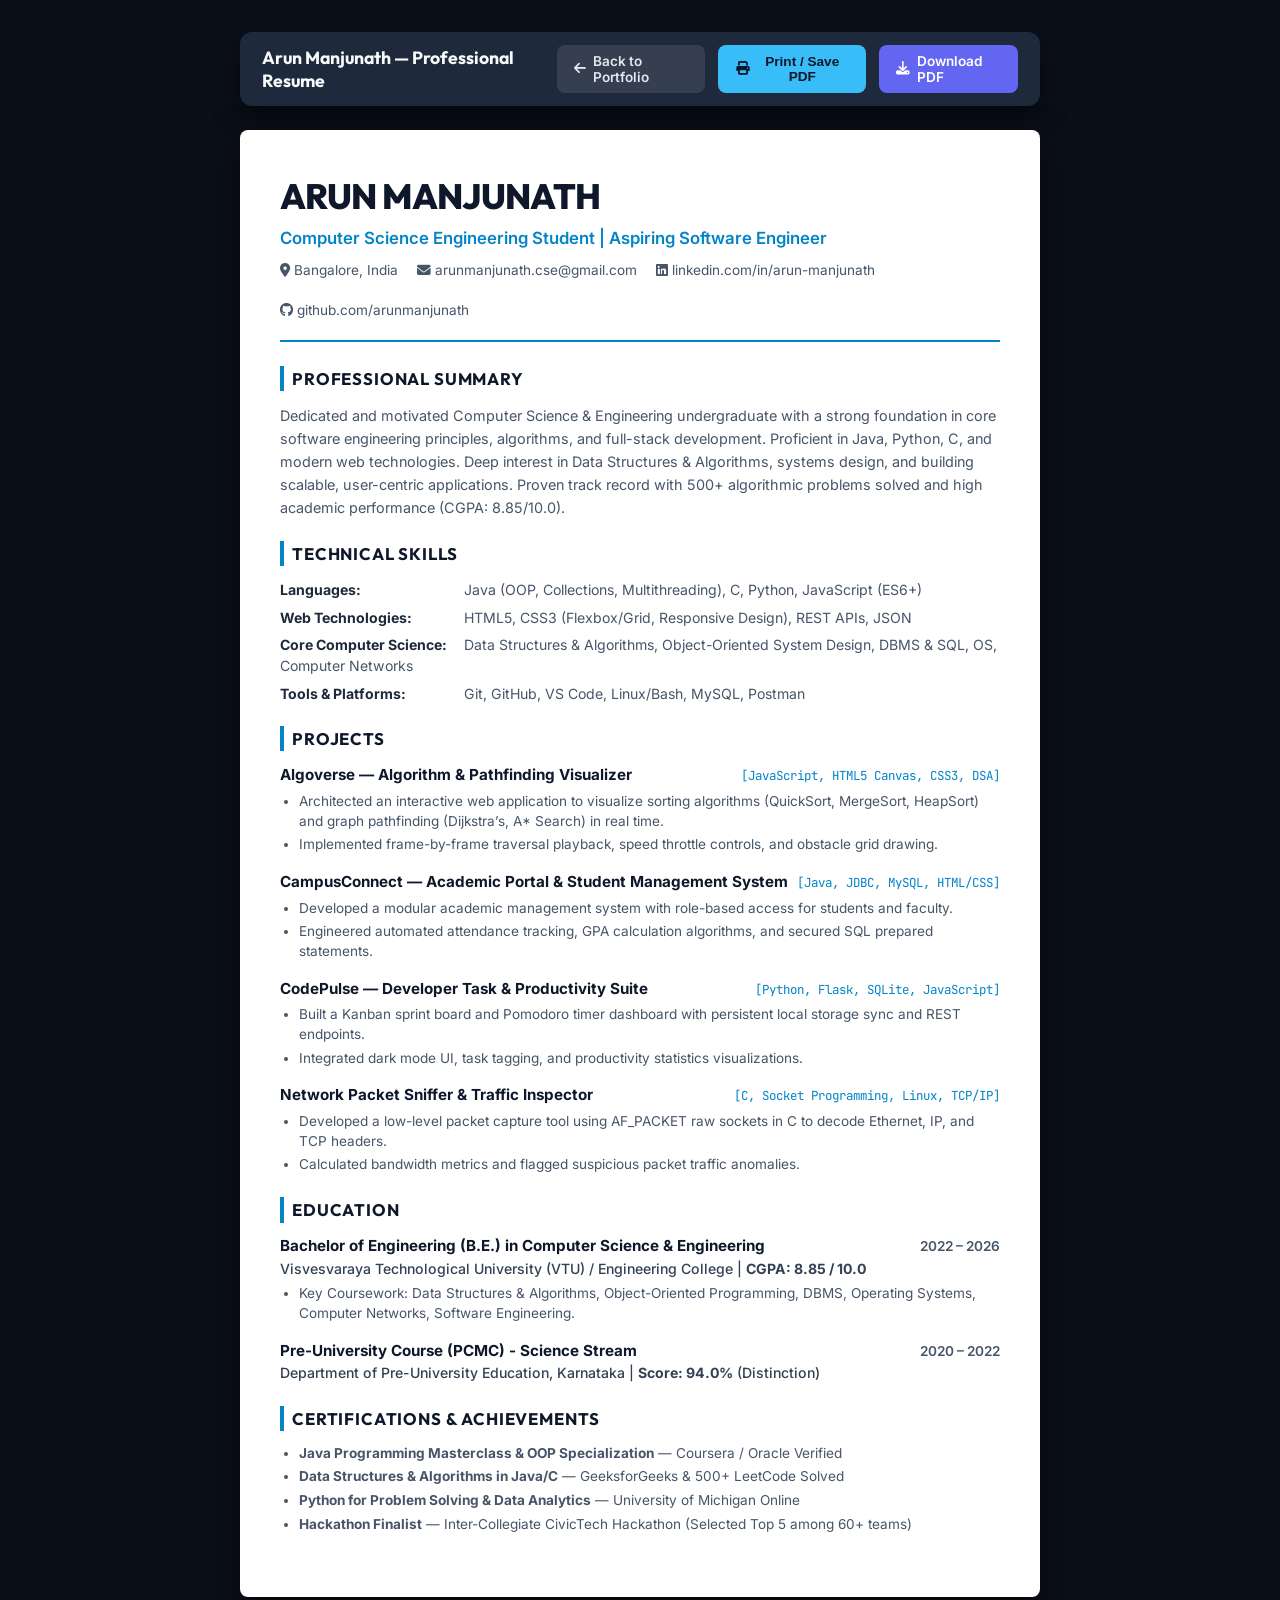
<file: resume.html>
<!DOCTYPE html>
<html lang="en">
<head>
  <meta charset="UTF-8">
  <meta name="viewport" content="width=device-width, initial-scale=1.0">
  <title>Arun Angadi - Resume</title>
  <link rel="preconnect" href="https://fonts.googleapis.com">
  <link rel="preconnect" href="https://fonts.gstatic.com" crossorigin>
  <link href="https://fonts.googleapis.com/css2?family=Inter:wght@400;500;600;700&family=Outfit:wght@600;700;800&family=JetBrains+Mono:wght@500;700&display=swap" rel="stylesheet">
  <link rel="stylesheet" href="https://cdnjs.cloudflare.com/ajax/libs/font-awesome/6.5.1/css/all.min.css">
  <style>
    :root {
      --primary: #0284c7;
      --secondary: #4f46e5;
      --dark: #0f172a;
      --gray: #475569;
      --light-bg: #f8fafc;
      --border: #e2e8f0;
    }
    * { box-sizing: border-box; margin: 0; padding: 0; }
    body {
      font-family: 'Inter', sans-serif;
      background: #0b0f19;
      color: #1e293b;
      display: flex;
      flex-direction: column;
      align-items: center;
      padding: 2rem 1rem;
      min-height: 100vh;
    }
    .toolbar {
      width: 100%;
      max-width: 800px;
      margin-bottom: 1.5rem;
      display: flex;
      justify-content: space-between;
      align-items: center;
      background: #1e293b;
      padding: 0.8rem 1.4rem;
      border-radius: 12px;
      box-shadow: 0 10px 25px rgba(0,0,0,0.5);
    }
    .toolbar h3 { color: #f8fafc; font-family: 'Outfit', sans-serif; font-size: 1.1rem; }
    .toolbar-actions { display: flex; gap: 0.8rem; }
    .btn {
      padding: 0.5rem 1.1rem;
      font-size: 0.85rem;
      font-weight: 600;
      border-radius: 8px;
      cursor: pointer;
      display: inline-flex;
      align-items: center;
      gap: 0.4rem;
      text-decoration: none;
      border: none;
      transition: all 0.2s;
    }
    .btn-print { background: #38bdf8; color: #0f172a; }
    .btn-print:hover { background: #7dd3fc; }
    .btn-download { background: #6366f1; color: #ffffff; }
    .btn-download:hover { background: #818cf8; }
    .btn-back { background: rgba(255,255,255,0.1); color: #e2e8f0; }
    .btn-back:hover { background: rgba(255,255,255,0.2); }

    /* Printable Page */
    .resume-paper {
      width: 100%;
      max-width: 800px;
      background: #ffffff;
      padding: 2.5rem;
      box-shadow: 0 20px 40px rgba(0,0,0,0.6);
      border-radius: 8px;
      line-height: 1.5;
    }
    .header {
      border-bottom: 2px solid var(--primary);
      padding-bottom: 1.2rem;
      margin-bottom: 1.5rem;
    }
    .name {
      font-family: 'Outfit', sans-serif;
      font-size: 2.2rem;
      font-weight: 800;
      color: #0f172a;
      letter-spacing: -0.02em;
    }
    .title {
      font-size: 1.05rem;
      font-weight: 600;
      color: var(--primary);
      margin-top: 0.2rem;
    }
    .contact-line {
      display: flex;
      flex-wrap: wrap;
      gap: 1.2rem;
      font-size: 0.85rem;
      color: var(--gray);
      margin-top: 0.6rem;
    }
    .contact-line a { color: var(--gray); text-decoration: none; }
    .contact-line a:hover { color: var(--primary); }

    .section { margin-bottom: 1.4rem; }
    .section-title {
      font-family: 'Outfit', sans-serif;
      font-size: 1.05rem;
      font-weight: 700;
      color: #0f172a;
      text-transform: uppercase;
      letter-spacing: 0.05em;
      border-left: 4px solid var(--primary);
      padding-left: 0.5rem;
      margin-bottom: 0.8rem;
    }
    .summary-text { font-size: 0.9rem; color: var(--gray); line-height: 1.6; }

    .skill-category { margin-bottom: 0.4rem; font-size: 0.88rem; }
    .skill-cat-name { font-weight: 700; color: #1e293b; display: inline-block; width: 180px; }
    .skill-cat-items { color: var(--gray); }

    .item { margin-bottom: 1rem; }
    .item-header { display: flex; justify-content: space-between; align-items: baseline; }
    .item-title { font-size: 0.95rem; font-weight: 700; color: #0f172a; }
    .item-tech { font-family: 'JetBrains Mono', monospace; font-size: 0.78rem; color: var(--primary); }
    .item-date { font-size: 0.85rem; font-weight: 600; color: var(--gray); }
    .item-sub { font-size: 0.88rem; color: #334155; margin-bottom: 0.3rem; font-weight: 500; }
    .bullet-list { list-style: disc; padding-left: 1.2rem; margin-top: 0.3rem; }
    .bullet-list li { font-size: 0.85rem; color: var(--gray); margin-bottom: 0.25rem; line-height: 1.45; }

    @media print {
      body { background: transparent; padding: 0; }
      .toolbar { display: none; }
      .resume-paper { box-shadow: none; padding: 0; width: 100%; max-width: 100%; border-radius: 0; }
      @page { size: A4; margin: 10mm 15mm; }
    }
  </style>
</head>
<body>

  <!-- Controls Toolbar -->
  <div class="toolbar">
    <h3>Arun Manjunath — Professional Resume</h3>
    <div class="toolbar-actions">
      <a href="index.html" class="btn btn-back"><i class="fa-solid fa-arrow-left"></i> Back to Portfolio</a>
      <button onclick="window.print()" class="btn btn-print"><i class="fa-solid fa-print"></i> Print / Save PDF</button>
      <a href="assets/Arun_Manjunath_Resume.pdf" download="Arun_Manjunath_Resume.pdf" class="btn btn-download"><i class="fa-solid fa-download"></i> Download PDF</a>
    </div>
  </div>

  <!-- Printable Sheet -->
  <div class="resume-paper">
    <header class="header">
      <h1 class="name">ARUN MANJUNATH</h1>
      <div class="title">Computer Science Engineering Student | Aspiring Software Engineer</div>
      <div class="contact-line">
        <span><i class="fa-solid fa-location-dot"></i> Bangalore, India</span>
        <span><i class="fa-solid fa-envelope"></i> arunmanjunath.cse@gmail.com</span>
        <span><i class="fa-brands fa-linkedin"></i> linkedin.com/in/arun-manjunath</span>
        <span><i class="fa-brands fa-github"></i> github.com/arunmanjunath</span>
      </div>
    </header>

    <!-- Professional Summary -->
    <section class="section">
      <h2 class="section-title">Professional Summary</h2>
      <p class="summary-text">
        Dedicated and motivated Computer Science & Engineering undergraduate with a strong foundation in core software engineering principles, algorithms, and full-stack development. Proficient in Java, Python, C, and modern web technologies. Deep interest in Data Structures & Algorithms, systems design, and building scalable, user-centric applications. Proven track record with 500+ algorithmic problems solved and high academic performance (CGPA: 8.85/10.0).
      </p>
    </section>

    <!-- Technical Skills -->
    <section class="section">
      <h2 class="section-title">Technical Skills</h2>
      <div class="skill-category">
        <span class="skill-cat-name">Languages:</span>
        <span class="skill-cat-items">Java (OOP, Collections, Multithreading), C, Python, JavaScript (ES6+)</span>
      </div>
      <div class="skill-category">
        <span class="skill-cat-name">Web Technologies:</span>
        <span class="skill-cat-items">HTML5, CSS3 (Flexbox/Grid, Responsive Design), REST APIs, JSON</span>
      </div>
      <div class="skill-category">
        <span class="skill-cat-name">Core Computer Science:</span>
        <span class="skill-cat-items">Data Structures & Algorithms, Object-Oriented System Design, DBMS & SQL, OS, Computer Networks</span>
      </div>
      <div class="skill-category">
        <span class="skill-cat-name">Tools & Platforms:</span>
        <span class="skill-cat-items">Git, GitHub, VS Code, Linux/Bash, MySQL, Postman</span>
      </div>
    </section>

    <!-- Featured Projects -->
    <section class="section">
      <h2 class="section-title">Projects</h2>
      
      <div class="item">
        <div class="item-header">
          <span class="item-title">Algoverse — Algorithm & Pathfinding Visualizer</span>
          <span class="item-tech">[JavaScript, HTML5 Canvas, CSS3, DSA]</span>
        </div>
        <ul class="bullet-list">
          <li>Architected an interactive web application to visualize sorting algorithms (QuickSort, MergeSort, HeapSort) and graph pathfinding (Dijkstra’s, A* Search) in real time.</li>
          <li>Implemented frame-by-frame traversal playback, speed throttle controls, and obstacle grid drawing.</li>
        </ul>
      </div>

      <div class="item">
        <div class="item-header">
          <span class="item-title">CampusConnect — Academic Portal & Student Management System</span>
          <span class="item-tech">[Java, JDBC, MySQL, HTML/CSS]</span>
        </div>
        <ul class="bullet-list">
          <li>Developed a modular academic management system with role-based access for students and faculty.</li>
          <li>Engineered automated attendance tracking, GPA calculation algorithms, and secured SQL prepared statements.</li>
        </ul>
      </div>

      <div class="item">
        <div class="item-header">
          <span class="item-title">CodePulse — Developer Task & Productivity Suite</span>
          <span class="item-tech">[Python, Flask, SQLite, JavaScript]</span>
        </div>
        <ul class="bullet-list">
          <li>Built a Kanban sprint board and Pomodoro timer dashboard with persistent local storage sync and REST endpoints.</li>
          <li>Integrated dark mode UI, task tagging, and productivity statistics visualizations.</li>
        </ul>
      </div>

      <div class="item">
        <div class="item-header">
          <span class="item-title">Network Packet Sniffer & Traffic Inspector</span>
          <span class="item-tech">[C, Socket Programming, Linux, TCP/IP]</span>
        </div>
        <ul class="bullet-list">
          <li>Developed a low-level packet capture tool using AF_PACKET raw sockets in C to decode Ethernet, IP, and TCP headers.</li>
          <li>Calculated bandwidth metrics and flagged suspicious packet traffic anomalies.</li>
        </ul>
      </div>
    </section>

    <!-- Education -->
    <section class="section">
      <h2 class="section-title">Education</h2>
      
      <div class="item">
        <div class="item-header">
          <span class="item-title">Bachelor of Engineering (B.E.) in Computer Science & Engineering</span>
          <span class="item-date">2022 – 2026</span>
        </div>
        <div class="item-sub">Visvesvaraya Technological University (VTU) / Engineering College | <strong>CGPA: 8.85 / 10.0</strong></div>
        <ul class="bullet-list">
          <li>Key Coursework: Data Structures & Algorithms, Object-Oriented Programming, DBMS, Operating Systems, Computer Networks, Software Engineering.</li>
        </ul>
      </div>

      <div class="item">
        <div class="item-header">
          <span class="item-title">Pre-University Course (PCMC) - Science Stream</span>
          <span class="item-date">2020 – 2022</span>
        </div>
        <div class="item-sub">Department of Pre-University Education, Karnataka | <strong>Score: 94.0%</strong> (Distinction)</div>
      </div>
    </section>

    <!-- Certifications & Achievements -->
    <section class="section">
      <h2 class="section-title">Certifications & Achievements</h2>
      <ul class="bullet-list">
        <li><strong>Java Programming Masterclass & OOP Specialization</strong> — Coursera / Oracle Verified</li>
        <li><strong>Data Structures & Algorithms in Java/C</strong> — GeeksforGeeks & 500+ LeetCode Solved</li>
        <li><strong>Python for Problem Solving & Data Analytics</strong> — University of Michigan Online</li>
        <li><strong>Hackathon Finalist</strong> — Inter-Collegiate CivicTech Hackathon (Selected Top 5 among 60+ teams)</li>
      </ul>
    </section>
  </div>

</body>
</html>
</file>
<file: css/style.css>
/* ===================================================================
   ARUN MANJUNATH - PORTFOLIO STYLESHEET
   Design System: Modern Dark Cyber-Minimal with Gradient Accents
   =================================================================== */

/* --- 1. CSS VARIABLES & DESIGN TOKENS --- */
:root {
  /* Color Palette */
  --bg-dark: #07090e;
  --bg-darker: #040508;
  --bg-card: rgba(15, 23, 42, 0.65);
  --bg-card-hover: rgba(30, 41, 59, 0.85);
  --bg-card-solid: #0f172a;
  --bg-input: rgba(15, 23, 42, 0.8);
  
  /* Borders & Glassmorphism */
  --border-subtle: rgba(255, 255, 255, 0.08);
  --border-accent: rgba(56, 189, 248, 0.3);
  --border-hover: rgba(99, 102, 241, 0.5);
  --glass-blur: blur(16px);

  /* Gradients */
  --grad-primary: linear-gradient(135deg, #38bdf8 0%, #6366f1 50%, #a855f7 100%);
  --grad-secondary: linear-gradient(135deg, #06b6d4 0%, #3b82f6 100%);
  --grad-accent: linear-gradient(135deg, #ec4899 0%, #8b5cf6 100%);
  --grad-emerald: linear-gradient(135deg, #10b981 0%, #06b6d4 100%);
  --grad-text: linear-gradient(135deg, #ffffff 0%, #cbd5e1 100%);
  --grad-glow: radial-gradient(circle at 50% 50%, rgba(99, 102, 241, 0.15), transparent 70%);

  /* Accent Colors */
  --cyan: #38bdf8;
  --indigo: #6366f1;
  --purple: #a855f7;
  --emerald: #10b981;
  --amber: #f59e0b;
  --rose: #f43f5e;

  /* Typography Colors */
  --text-main: #f8fafc;
  --text-secondary: #94a3b8;
  --text-muted: #64748b;
  --text-heading: #ffffff;

  /* Typography Families */
  --font-heading: 'Outfit', sans-serif;
  --font-body: 'Inter', sans-serif;
  --font-mono: 'JetBrains Mono', monospace;

  /* Layout & Spacing */
  --max-width: 1200px;
  --nav-height: 76px;
  --radius-sm: 8px;
  --radius-md: 14px;
  --radius-lg: 20px;
  --radius-full: 9999px;

  /* Transitions */
  --transition-fast: 0.2s cubic-bezier(0.4, 0, 0.2, 1);
  --transition-normal: 0.3s cubic-bezier(0.4, 0, 0.2, 1);
  --transition-slow: 0.5s cubic-bezier(0.4, 0, 0.2, 1);

  /* Shadows */
  --shadow-sm: 0 4px 6px -1px rgba(0, 0, 0, 0.3);
  --shadow-md: 0 10px 25px -5px rgba(0, 0, 0, 0.5);
  --shadow-lg: 0 20px 35px -10px rgba(0, 0, 0, 0.6);
  --shadow-glow: 0 0 25px rgba(56, 189, 248, 0.25);
  --shadow-glow-purple: 0 0 25px rgba(168, 85, 247, 0.25);
}

/* --- 2. GLOBAL RESET & BASE STYLES --- */
*, *::before, *::after {
  box-sizing: border-box;
  margin: 0;
  padding: 0;
}

html {
  scroll-behavior: smooth;
  scroll-padding-top: calc(var(--nav-height) + 20px);
  font-size: 16px;
  color-scheme: dark;
}

body {
  background-color: var(--bg-dark);
  color: var(--text-main);
  font-family: var(--font-body);
  line-height: 1.65;
  overflow-x: hidden;
  position: relative;
  min-height: 100vh;
  -webkit-font-smoothing: antialiased;
  -moz-osx-font-smoothing: grayscale;
}

/* Ambient Background Canvas & Gradients */
#bg-canvas {
  position: fixed;
  top: 0;
  left: 0;
  width: 100vw;
  height: 100vh;
  z-index: -2;
  pointer-events: none;
}

.ambient-glow {
  position: fixed;
  border-radius: 50%;
  filter: blur(120px);
  pointer-events: none;
  z-index: -1;
  opacity: 0.35;
  animation: pulseAmbient 10s ease-in-out infinite alternate;
}

.ambient-glow.top-left {
  top: -10%;
  left: -10%;
  width: 50vw;
  height: 50vw;
  background: radial-gradient(circle, rgba(56, 189, 248, 0.4), transparent 70%);
}

.ambient-glow.bottom-right {
  bottom: -15%;
  right: -10%;
  width: 55vw;
  height: 55vw;
  background: radial-gradient(circle, rgba(168, 85, 247, 0.3), transparent 70%);
  animation-delay: -5s;
}

.ambient-glow.center-mid {
  top: 45%;
  left: 30%;
  width: 40vw;
  height: 40vw;
  background: radial-gradient(circle, rgba(99, 102, 241, 0.25), transparent 70%);
  animation-delay: -3s;
}

@keyframes pulseAmbient {
  0% { transform: scale(1) translate(0, 0); opacity: 0.25; }
  50% { transform: scale(1.08) translate(15px, -15px); opacity: 0.38; }
  100% { transform: scale(0.95) translate(-10px, 10px); opacity: 0.28; }
}

/* Typography Helpers */
h1, h2, h3, h4, h5, h6 {
  font-family: var(--font-heading);
  color: var(--text-heading);
  font-weight: 700;
  line-height: 1.25;
  letter-spacing: -0.02em;
}

p {
  color: var(--text-secondary);
}

a {
  color: inherit;
  text-decoration: none;
  transition: var(--transition-fast);
}

ul {
  list-style: none;
}

button, input, textarea, select {
  font-family: inherit;
}

/* Scrollbar Customization */
::-webkit-scrollbar {
  width: 8px;
}
::-webkit-scrollbar-track {
  background: var(--bg-darker);
}
::-webkit-scrollbar-thumb {
  background: #1e293b;
  border-radius: var(--radius-full);
  border: 2px solid var(--bg-darker);
}
::-webkit-scrollbar-thumb:hover {
  background: var(--indigo);
}

/* Selection Highlight */
::selection {
  background: rgba(99, 102, 241, 0.4);
  color: #ffffff;
}

/* Container */
.container {
  width: 100%;
  max-width: var(--max-width);
  margin: 0 auto;
  padding: 0 1.5rem;
}

/* Section Wrappers */
.section {
  padding: 6rem 0;
  position: relative;
}

.section-header {
  text-align: center;
  max-width: 680px;
  margin: 0 auto 3.5rem auto;
}

.section-tag {
  display: inline-flex;
  align-items: center;
  gap: 0.5rem;
  padding: 0.35rem 0.9rem;
  background: rgba(56, 189, 248, 0.1);
  border: 1px solid rgba(56, 189, 248, 0.25);
  border-radius: var(--radius-full);
  font-family: var(--font-mono);
  font-size: 0.85rem;
  font-weight: 600;
  color: var(--cyan);
  margin-bottom: 1rem;
  text-transform: uppercase;
  letter-spacing: 0.05em;
}

.section-title {
  font-size: 2.5rem;
  margin-bottom: 1rem;
  background: linear-gradient(135deg, #ffffff 0%, #cbd5e1 60%, #94a3b8 100%);
  -webkit-background-clip: text;
  -webkit-text-fill-color: transparent;
}

.section-subtitle {
  font-size: 1.05rem;
  color: var(--text-secondary);
}

/* Gradient Text Helper */
.gradient-text {
  background: var(--grad-primary);
  -webkit-background-clip: text;
  -webkit-text-fill-color: transparent;
}

.gradient-text-cyan {
  background: var(--grad-secondary);
  -webkit-background-clip: text;
  -webkit-text-fill-color: transparent;
}

/* --- 3. BUTTONS & INTERACTIVE ELEMENTS --- */
.btn {
  display: inline-flex;
  align-items: center;
  justify-content: center;
  gap: 0.6rem;
  padding: 0.8rem 1.6rem;
  font-size: 0.95rem;
  font-weight: 600;
  border-radius: var(--radius-md);
  cursor: pointer;
  transition: all var(--transition-fast);
  border: 1px solid transparent;
  position: relative;
  overflow: hidden;
  text-decoration: none;
}

.btn-primary {
  background: var(--grad-primary);
  color: #ffffff;
  box-shadow: 0 4px 15px rgba(99, 102, 241, 0.35);
}

.btn-primary:hover {
  transform: translateY(-2px);
  box-shadow: 0 8px 25px rgba(99, 102, 241, 0.5);
  filter: brightness(1.08);
}

.btn-secondary {
  background: rgba(15, 23, 42, 0.8);
  color: var(--text-main);
  border: 1px solid var(--border-subtle);
  backdrop-filter: var(--glass-blur);
}

.btn-secondary:hover {
  background: rgba(30, 41, 59, 0.9);
  border-color: var(--cyan);
  transform: translateY(-2px);
  box-shadow: 0 6px 20px rgba(56, 189, 248, 0.2);
  color: var(--cyan);
}

.btn-outline {
  background: transparent;
  color: var(--text-main);
  border: 1px solid rgba(255, 255, 255, 0.15);
}

.btn-outline:hover {
  border-color: var(--purple);
  color: #ffffff;
  background: rgba(168, 85, 247, 0.1);
  transform: translateY(-2px);
  box-shadow: 0 4px 15px rgba(168, 85, 247, 0.25);
}

.btn-sm {
  padding: 0.5rem 1rem;
  font-size: 0.85rem;
  border-radius: var(--radius-sm);
}

.btn-glow {
  position: relative;
}

.btn-glow::after {
  content: '';
  position: absolute;
  top: 0; left: 0; right: 0; bottom: 0;
  border-radius: inherit;
  background: inherit;
  filter: blur(12px);
  opacity: 0;
  z-index: -1;
  transition: opacity var(--transition-normal);
}

.btn-glow:hover::after {
  opacity: 0.6;
}

/* Pulse status dot */
.pulse-dot {
  width: 8px;
  height: 8px;
  border-radius: 50%;
  background: var(--emerald);
  position: relative;
  display: inline-block;
}

.pulse-dot::after {
  content: '';
  position: absolute;
  top: -4px;
  left: -4px;
  width: 16px;
  height: 16px;
  border-radius: 50%;
  background: var(--emerald);
  opacity: 0.5;
  animation: pulseRing 1.8s infinite;
}

@keyframes pulseRing {
  0% { transform: scale(0.6); opacity: 0.8; }
  100% { transform: scale(1.6); opacity: 0; }
}

/* Glassmorphism Card Style */
.glass-card {
  background: var(--bg-card);
  backdrop-filter: var(--glass-blur);
  -webkit-backdrop-filter: var(--glass-blur);
  border: 1px solid var(--border-subtle);
  border-radius: var(--radius-lg);
  padding: 2rem;
  transition: all var(--transition-normal);
  position: relative;
  overflow: hidden;
}

.glass-card::before {
  content: '';
  position: absolute;
  top: 0;
  left: 0;
  right: 0;
  height: 1px;
  background: linear-gradient(90deg, transparent, rgba(255, 255, 255, 0.15), transparent);
}

.glass-card:hover {
  border-color: var(--border-accent);
  transform: translateY(-4px);
  box-shadow: var(--shadow-lg), 0 0 20px rgba(56, 189, 248, 0.12);
}

/* --- 4. TOP PROGRESS BAR & NAVBAR --- */
#scroll-progress {
  position: fixed;
  top: 0;
  left: 0;
  height: 3px;
  width: 0%;
  background: var(--grad-primary);
  z-index: 1001;
  transition: width 0.1s ease-out;
  box-shadow: 0 0 10px var(--cyan);
}

.navbar {
  position: fixed;
  top: 0;
  left: 0;
  width: 100%;
  height: var(--nav-height);
  background: rgba(7, 9, 14, 0.75);
  backdrop-filter: var(--glass-blur);
  -webkit-backdrop-filter: var(--glass-blur);
  border-bottom: 1px solid var(--border-subtle);
  z-index: 1000;
  transition: all var(--transition-normal);
}

.navbar.scrolled {
  background: rgba(7, 9, 14, 0.92);
  border-bottom-color: rgba(56, 189, 248, 0.2);
  box-shadow: 0 10px 30px -10px rgba(0, 0, 0, 0.7);
}

.nav-container {
  display: flex;
  align-items: center;
  justify-content: space-between;
  height: 100%;
}

/* Logo */
.brand-logo {
  display: flex;
  align-items: center;
  gap: 0.6rem;
  font-family: var(--font-heading);
  font-weight: 800;
  font-size: 1.35rem;
  color: var(--text-heading);
}

.logo-badge {
  display: flex;
  align-items: center;
  justify-content: center;
  width: 38px;
  height: 38px;
  border-radius: var(--radius-sm);
  background: rgba(56, 189, 248, 0.1);
  border: 1px solid rgba(56, 189, 248, 0.3);
  color: var(--cyan);
  font-family: var(--font-mono);
  font-size: 1.1rem;
  font-weight: 700;
  transition: all var(--transition-fast);
}

.brand-logo:hover .logo-badge {
  background: var(--grad-primary);
  color: #ffffff;
  border-color: transparent;
  transform: rotate(5deg) scale(1.05);
  box-shadow: 0 0 15px rgba(56, 189, 248, 0.4);
}

.brand-name {
  letter-spacing: -0.02em;
}

.brand-name span {
  color: var(--cyan);
}

/* Nav Menu Items */
.nav-menu {
  display: flex;
  align-items: center;
  gap: 1.8rem;
}

.nav-link {
  font-size: 0.92rem;
  font-weight: 500;
  color: var(--text-secondary);
  position: relative;
  padding: 0.4rem 0;
}

.nav-link::after {
  content: '';
  position: absolute;
  bottom: 0;
  left: 0;
  width: 0%;
  height: 2px;
  background: var(--grad-primary);
  border-radius: var(--radius-full);
  transition: width var(--transition-normal);
}

.nav-link:hover {
  color: var(--text-heading);
}

.nav-link:hover::after,
.nav-link.active::after {
  width: 100%;
}

.nav-link.active {
  color: var(--cyan);
  font-weight: 600;
}

/* Nav Actions */
.nav-actions {
  display: flex;
  align-items: center;
  gap: 1rem;
}

.menu-toggle {
  display: none;
  background: transparent;
  border: none;
  color: var(--text-heading);
  font-size: 1.4rem;
  cursor: pointer;
  padding: 0.4rem;
  border-radius: var(--radius-sm);
}

/* Mobile Nav Drawer */
.mobile-nav {
  position: fixed;
  top: var(--nav-height);
  left: 0;
  width: 100%;
  background: rgba(11, 15, 25, 0.98);
  backdrop-filter: blur(20px);
  border-bottom: 1px solid var(--border-subtle);
  padding: 1.5rem;
  display: flex;
  flex-direction: column;
  gap: 1rem;
  transform: translateY(-120%);
  opacity: 0;
  pointer-events: none;
  transition: all var(--transition-normal);
  z-index: 999;
}

.mobile-nav.open {
  transform: translateY(0);
  opacity: 1;
  pointer-events: auto;
  box-shadow: var(--shadow-lg);
}

.mobile-nav-link {
  font-size: 1.1rem;
  font-weight: 500;
  padding: 0.8rem 1rem;
  border-radius: var(--radius-md);
  color: var(--text-secondary);
  display: flex;
  align-items: center;
  justify-content: space-between;
}

.mobile-nav-link:hover,
.mobile-nav-link.active {
  background: rgba(56, 189, 248, 0.1);
  color: var(--cyan);
}

/* --- 5. HERO / HOME SECTION --- */
.hero-section {
  min-height: 100vh;
  padding-top: calc(var(--nav-height) + 4rem);
  padding-bottom: 4rem;
  display: flex;
  align-items: center;
  position: relative;
}

.hero-grid {
  display: grid;
  grid-template-columns: 1.15fr 0.85fr;
  gap: 3.5rem;
  align-items: center;
}

.hero-content {
  position: relative;
  z-index: 2;
}

.hero-status-pill {
  display: inline-flex;
  align-items: center;
  gap: 0.6rem;
  padding: 0.4rem 1rem;
  background: rgba(16, 185, 129, 0.1);
  border: 1px solid rgba(16, 185, 129, 0.3);
  border-radius: var(--radius-full);
  font-size: 0.85rem;
  font-weight: 500;
  color: #34d399;
  margin-bottom: 1.5rem;
  box-shadow: 0 0 15px rgba(16, 185, 129, 0.15);
}

.hero-greeting {
  font-size: 1.25rem;
  font-weight: 600;
  color: var(--text-secondary);
  margin-bottom: 0.4rem;
  letter-spacing: 0.02em;
}

.hero-name {
  font-size: 3.75rem;
  font-weight: 800;
  line-height: 1.1;
  margin-bottom: 1rem;
  letter-spacing: -0.03em;
}

.hero-title-wrapper {
  display: flex;
  align-items: center;
  gap: 0.5rem;
  font-size: 1.6rem;
  font-weight: 600;
  color: var(--text-main);
  margin-bottom: 1.4rem;
  min-height: 2.2rem;
}

.typed-text {
  color: var(--cyan);
  font-family: var(--font-mono);
  font-weight: 600;
}

.typed-cursor {
  display: inline-block;
  width: 2px;
  height: 1.3em;
  background-color: var(--cyan);
  vertical-align: middle;
  animation: blinkCursor 0.8s infinite;
}

@keyframes blinkCursor {
  0%, 100% { opacity: 1; }
  50% { opacity: 0; }
}

.hero-tagline {
  font-size: 1.1rem;
  color: var(--text-secondary);
  max-width: 540px;
  margin-bottom: 2.2rem;
  line-height: 1.7;
}

.hero-cta-group {
  display: flex;
  flex-wrap: wrap;
  align-items: center;
  gap: 1rem;
  margin-bottom: 2.5rem;
}

/* Quick Stats Bar */
.hero-stats {
  display: grid;
  grid-template-columns: repeat(4, 1fr);
  gap: 1.2rem;
  padding-top: 2rem;
  border-top: 1px solid var(--border-subtle);
}

.stat-item {
  display: flex;
  flex-direction: column;
}

.stat-number {
  font-family: var(--font-heading);
  font-size: 1.85rem;
  font-weight: 800;
  color: #ffffff;
  line-height: 1.1;
  background: var(--grad-primary);
  -webkit-background-clip: text;
  -webkit-text-fill-color: transparent;
}

.stat-label {
  font-size: 0.8rem;
  color: var(--text-muted);
  font-weight: 500;
  margin-top: 0.2rem;
  text-transform: uppercase;
  letter-spacing: 0.05em;
}

/* Hero Visual / Avatar Showcase */
.hero-visual {
  position: relative;
  display: flex;
  justify-content: center;
  align-items: center;
}

.avatar-frame {
  position: relative;
  width: 100%;
  max-width: 440px;
  aspect-ratio: 1 / 1;
  display: flex;
  justify-content: center;
  align-items: center;
}

.avatar-glow {
  position: absolute;
  width: 100%;
  height: 100%;
  border-radius: 50%;
  background: radial-gradient(circle, rgba(99, 102, 241, 0.25) 0%, rgba(56, 189, 248, 0.15) 50%, transparent 70%);
  filter: blur(40px);
  animation: glowPulse 6s ease-in-out infinite alternate;
}

@keyframes glowPulse {
  0% { transform: scale(0.9); opacity: 0.6; }
  100% { transform: scale(1.1); opacity: 1; }
}

.avatar-img-wrap {
  width: 90%;
  height: 90%;
  position: relative;
  z-index: 2;
  border-radius: 30px;
  background: rgba(15, 23, 42, 0.7);
  border: 1px solid rgba(255, 255, 255, 0.12);
  padding: 1.2rem;
  backdrop-filter: blur(12px);
  box-shadow: var(--shadow-lg), 0 0 30px rgba(56, 189, 248, 0.15);
  transition: transform var(--transition-normal);
}

.avatar-img-wrap:hover {
  transform: translateY(-6px) rotate(1deg);
  border-color: var(--cyan);
}

.avatar-img-wrap img {
  width: 100%;
  height: 100%;
  object-fit: contain;
  border-radius: 20px;
}

/* Floating Tech Chips around Avatar */
.floating-chip {
  position: absolute;
  background: rgba(15, 23, 42, 0.9);
  backdrop-filter: blur(12px);
  border: 1px solid var(--border-subtle);
  border-radius: var(--radius-full);
  padding: 0.5rem 1rem;
  display: flex;
  align-items: center;
  gap: 0.5rem;
  font-family: var(--font-mono);
  font-size: 0.85rem;
  font-weight: 600;
  color: var(--text-main);
  box-shadow: 0 10px 25px rgba(0, 0, 0, 0.4);
  z-index: 3;
  transition: all var(--transition-fast);
  animation: floatChip 4s ease-in-out infinite;
}

.floating-chip:hover {
  border-color: var(--cyan);
  transform: scale(1.08) !important;
  box-shadow: 0 10px 25px rgba(56, 189, 248, 0.3);
}

.floating-chip.chip-1 {
  top: 5%;
  right: -5%;
  border-color: rgba(99, 102, 241, 0.4);
  color: var(--cyan);
  animation-delay: 0s;
}

.floating-chip.chip-2 {
  bottom: 8%;
  left: -8%;
  border-color: rgba(16, 185, 129, 0.4);
  color: #34d399;
  animation-delay: -1.5s;
}

.floating-chip.chip-3 {
  bottom: -2%;
  right: 10%;
  border-color: rgba(168, 85, 247, 0.4);
  color: var(--purple);
  animation-delay: -2.8s;
}

@keyframes floatChip {
  0%, 100% { transform: translateY(0); }
  50% { transform: translateY(-10px); }
}

/* --- 6. ABOUT ME SECTION --- */
.about-grid {
  display: grid;
  grid-template-columns: 1fr 1fr;
  gap: 3rem;
  align-items: center;
}

.about-text-col p {
  font-size: 1.05rem;
  margin-bottom: 1.4rem;
  line-height: 1.75;
}

.about-text-col p strong {
  color: #ffffff;
}

.about-features-list {
  display: grid;
  grid-template-columns: 1fr 1fr;
  gap: 1.2rem;
  margin-top: 2rem;
}

.about-feature-item {
  display: flex;
  align-items: flex-start;
  gap: 0.8rem;
  background: rgba(15, 23, 42, 0.4);
  padding: 1rem;
  border-radius: var(--radius-md);
  border: 1px solid var(--border-subtle);
  transition: all var(--transition-fast);
}

.about-feature-item:hover {
  background: rgba(30, 41, 59, 0.6);
  border-color: rgba(56, 189, 248, 0.3);
  transform: translateY(-2px);
}

.feature-icon-box {
  width: 36px;
  height: 36px;
  border-radius: var(--radius-sm);
  background: rgba(99, 102, 241, 0.15);
  color: var(--cyan);
  display: flex;
  align-items: center;
  justify-content: center;
  font-size: 1.1rem;
  flex-shrink: 0;
}

.feature-content h4 {
  font-size: 0.95rem;
  margin-bottom: 0.2rem;
}

.feature-content p {
  font-size: 0.82rem;
  color: var(--text-muted);
  line-height: 1.4;
  margin-bottom: 0;
}

/* About Interactive Code Terminal Card */
.code-window {
  background: #090d16;
  border: 1px solid var(--border-subtle);
  border-radius: var(--radius-lg);
  box-shadow: var(--shadow-lg), 0 0 25px rgba(0, 0, 0, 0.6);
  overflow: hidden;
}

.code-header {
  background: #0d121f;
  padding: 0.8rem 1.2rem;
  display: flex;
  align-items: center;
  justify-content: space-between;
  border-bottom: 1px solid var(--border-subtle);
}

.code-dots {
  display: flex;
  gap: 0.4rem;
}

.code-dot {
  width: 10px;
  height: 10px;
  border-radius: 50%;
}

.code-dot.red { background: #ef4444; }
.code-dot.yellow { background: #f59e0b; }
.code-dot.green { background: #10b981; }

.code-title {
  font-family: var(--font-mono);
  font-size: 0.8rem;
  color: var(--text-muted);
}

.code-body {
  padding: 1.5rem;
  font-family: var(--font-mono);
  font-size: 0.88rem;
  line-height: 1.7;
  color: #e2e8f0;
  overflow-x: auto;
}

.code-body .keyword { color: #f43f5e; font-weight: 600; }
.code-body .class-name { color: #38bdf8; font-weight: 600; }
.code-body .string { color: #a3e635; }
.code-body .function { color: #c084fc; }
.code-body .comment { color: #64748b; font-style: italic; }
.code-body .number { color: #fb923c; }

/* --- 7. SKILLS SECTION --- */
.skills-filter-nav {
  display: flex;
  justify-content: center;
  flex-wrap: wrap;
  gap: 0.75rem;
  margin-bottom: 2.8rem;
}

.filter-btn {
  background: rgba(15, 23, 42, 0.7);
  border: 1px solid var(--border-subtle);
  color: var(--text-secondary);
  padding: 0.55rem 1.2rem;
  border-radius: var(--radius-full);
  font-size: 0.9rem;
  font-weight: 500;
  cursor: pointer;
  transition: all var(--transition-fast);
}

.filter-btn:hover {
  color: #ffffff;
  border-color: rgba(255, 255, 255, 0.25);
  background: rgba(30, 41, 59, 0.8);
}

.filter-btn.active {
  background: var(--grad-primary);
  border-color: transparent;
  color: #ffffff;
  box-shadow: 0 4px 15px rgba(99, 102, 241, 0.35);
}

/* Skills Grid */
.skills-grid {
  display: grid;
  grid-template-columns: repeat(auto-fill, minmax(270px, 1fr));
  gap: 1.5rem;
}

.skill-card {
  background: var(--bg-card);
  backdrop-filter: var(--glass-blur);
  border: 1px solid var(--border-subtle);
  border-radius: var(--radius-md);
  padding: 1.5rem;
  transition: all var(--transition-normal);
  position: relative;
  display: flex;
  flex-direction: column;
}

.skill-card:hover {
  transform: translateY(-5px);
  border-color: var(--cyan);
  box-shadow: var(--shadow-md), 0 0 20px rgba(56, 189, 248, 0.15);
}

.skill-card-top {
  display: flex;
  align-items: center;
  justify-content: space-between;
  margin-bottom: 1.2rem;
}

.skill-icon-wrap {
  width: 48px;
  height: 48px;
  border-radius: var(--radius-sm);
  background: rgba(15, 23, 42, 0.8);
  border: 1px solid rgba(255, 255, 255, 0.1);
  display: flex;
  align-items: center;
  justify-content: center;
  font-size: 1.6rem;
  transition: transform var(--transition-fast);
}

.skill-card:hover .skill-icon-wrap {
  transform: scale(1.1) rotate(5deg);
}

.skill-badge {
  font-size: 0.75rem;
  font-weight: 600;
  padding: 0.25rem 0.65rem;
  border-radius: var(--radius-full);
  text-transform: uppercase;
  letter-spacing: 0.05em;
  font-family: var(--font-mono);
}

.badge-advanced {
  background: rgba(56, 189, 248, 0.12);
  color: var(--cyan);
  border: 1px solid rgba(56, 189, 248, 0.25);
}

.badge-proficient {
  background: rgba(99, 102, 241, 0.12);
  color: #818cf8;
  border: 1px solid rgba(99, 102, 241, 0.25);
}

.badge-core {
  background: rgba(168, 85, 247, 0.12);
  color: var(--purple);
  border: 1px solid rgba(168, 85, 247, 0.25);
}

.skill-name {
  font-size: 1.15rem;
  margin-bottom: 0.5rem;
}

.skill-desc {
  font-size: 0.85rem;
  color: var(--text-secondary);
  line-height: 1.5;
  margin-bottom: 1.2rem;
  flex-grow: 1;
}

/* Skill Progress Bar */
.skill-bar-wrap {
  margin-top: auto;
}

.skill-bar-labels {
  display: flex;
  justify-content: space-between;
  font-size: 0.78rem;
  font-family: var(--font-mono);
  color: var(--text-muted);
  margin-bottom: 0.4rem;
}

.skill-progress-bar {
  width: 100%;
  height: 6px;
  background: rgba(255, 255, 255, 0.06);
  border-radius: var(--radius-full);
  overflow: hidden;
}

.skill-progress-fill {
  height: 100%;
  border-radius: var(--radius-full);
  background: var(--grad-primary);
  transition: width 1.2s cubic-bezier(0.4, 0, 0.2, 1);
}

/* Specific skill colors */
.color-java { color: #f89820; }
.color-c { color: #659ad2; }
.color-python { color: #3776ab; }
.color-html { color: #e34f26; }
.color-css { color: #1572b6; }
.color-js { color: #f7df1e; }
.color-dsa { color: #a855f7; }
.color-db { color: #00758f; }

/* --- 8. PROJECTS SECTION --- */
.projects-grid {
  display: grid;
  grid-template-columns: repeat(auto-fill, minmax(360px, 1fr));
  gap: 2rem;
}

.project-card {
  background: var(--bg-card);
  backdrop-filter: var(--glass-blur);
  border: 1px solid var(--border-subtle);
  border-radius: var(--radius-lg);
  overflow: hidden;
  display: flex;
  flex-direction: column;
  transition: all var(--transition-normal);
  position: relative;
}

.project-card:hover {
  transform: translateY(-8px);
  border-color: rgba(56, 189, 248, 0.4);
  box-shadow: var(--shadow-lg), 0 0 30px rgba(56, 189, 248, 0.15);
}

.project-banner {
  height: 190px;
  background: #0d121f;
  position: relative;
  overflow: hidden;
  border-bottom: 1px solid var(--border-subtle);
  display: flex;
  align-items: center;
  justify-content: center;
}

.project-mockup-screen {
  width: 88%;
  height: 82%;
  background: rgba(15, 23, 42, 0.85);
  border: 1px solid rgba(255, 255, 255, 0.1);
  border-radius: var(--radius-sm);
  padding: 0.8rem;
  box-shadow: 0 10px 25px rgba(0, 0, 0, 0.5);
  position: relative;
  transition: transform var(--transition-normal);
  display: flex;
  flex-direction: column;
}

.project-card:hover .project-mockup-screen {
  transform: scale(1.04);
}

.mockup-bar {
  display: flex;
  align-items: center;
  gap: 0.4rem;
  margin-bottom: 0.6rem;
  padding-bottom: 0.4rem;
  border-bottom: 1px solid rgba(255, 255, 255, 0.06);
}

.mockup-content {
  font-family: var(--font-mono);
  font-size: 0.75rem;
  color: var(--cyan);
  line-height: 1.4;
  overflow: hidden;
}

.project-category-badge {
  position: absolute;
  top: 1rem;
  right: 1rem;
  background: rgba(15, 23, 42, 0.85);
  backdrop-filter: blur(8px);
  border: 1px solid rgba(255, 255, 255, 0.15);
  border-radius: var(--radius-full);
  padding: 0.3rem 0.8rem;
  font-size: 0.72rem;
  font-weight: 600;
  color: var(--cyan);
  text-transform: uppercase;
  letter-spacing: 0.05em;
  z-index: 2;
}

.project-body {
  padding: 1.8rem;
  display: flex;
  flex-direction: column;
  flex-grow: 1;
}

.project-title {
  font-size: 1.35rem;
  margin-bottom: 0.6rem;
  color: #ffffff;
  transition: color var(--transition-fast);
}

.project-card:hover .project-title {
  color: var(--cyan);
}

.project-desc {
  font-size: 0.92rem;
  color: var(--text-secondary);
  line-height: 1.6;
  margin-bottom: 1.2rem;
  flex-grow: 1;
}

.project-features {
  margin-bottom: 1.2rem;
  padding-left: 1rem;
  border-left: 2px solid rgba(56, 189, 248, 0.3);
}

.project-features li {
  font-size: 0.82rem;
  color: var(--text-muted);
  margin-bottom: 0.3rem;
  position: relative;
}

.project-tech-tags {
  display: flex;
  flex-wrap: wrap;
  gap: 0.5rem;
  margin-bottom: 1.5rem;
}

.tech-tag {
  background: rgba(30, 41, 59, 0.6);
  border: 1px solid rgba(255, 255, 255, 0.06);
  border-radius: var(--radius-sm);
  padding: 0.25rem 0.6rem;
  font-size: 0.75rem;
  font-family: var(--font-mono);
  color: var(--text-secondary);
}

.project-actions {
  display: flex;
  align-items: center;
  justify-content: space-between;
  padding-top: 1.2rem;
  border-top: 1px solid var(--border-subtle);
  margin-top: auto;
}

.project-links {
  display: flex;
  align-items: center;
  gap: 0.8rem;
}

.project-btn {
  display: inline-flex;
  align-items: center;
  gap: 0.4rem;
  font-size: 0.85rem;
  font-weight: 600;
  color: var(--text-secondary);
  transition: all var(--transition-fast);
}

.project-btn:hover {
  color: var(--cyan);
  transform: translateX(2px);
}

/* --- 9. EDUCATION SECTION --- */
.education-container {
  max-width: 900px;
  margin: 0 auto;
  position: relative;
}

.education-timeline {
  position: relative;
  padding-left: 2.5rem;
}

.education-timeline::before {
  content: '';
  position: absolute;
  top: 0;
  bottom: 0;
  left: 11px;
  width: 2px;
  background: linear-gradient(180deg, var(--cyan), var(--indigo), var(--purple), transparent);
}

.timeline-item {
  position: relative;
  margin-bottom: 3rem;
}

.timeline-item:last-child {
  margin-bottom: 0;
}

.timeline-node {
  position: absolute;
  left: -2.5rem;
  top: 0;
  width: 24px;
  height: 24px;
  border-radius: 50%;
  background: var(--bg-dark);
  border: 3px solid var(--cyan);
  display: flex;
  align-items: center;
  justify-content: center;
  z-index: 2;
  box-shadow: 0 0 15px rgba(56, 189, 248, 0.5);
}

.timeline-node::after {
  content: '';
  width: 8px;
  height: 8px;
  border-radius: 50%;
  background: #ffffff;
}

.timeline-card {
  background: var(--bg-card);
  backdrop-filter: var(--glass-blur);
  border: 1px solid var(--border-subtle);
  border-radius: var(--radius-lg);
  padding: 2rem;
  transition: all var(--transition-normal);
}

.timeline-card:hover {
  border-color: rgba(56, 189, 248, 0.35);
  transform: translateX(6px);
  box-shadow: var(--shadow-md), 0 0 20px rgba(56, 189, 248, 0.1);
}

.timeline-header {
  display: flex;
  flex-wrap: wrap;
  align-items: flex-start;
  justify-content: space-between;
  gap: 0.8rem;
  margin-bottom: 0.8rem;
}

.timeline-degree {
  font-size: 1.3rem;
  color: #ffffff;
}

.timeline-badge-duration {
  font-family: var(--font-mono);
  font-size: 0.82rem;
  font-weight: 600;
  padding: 0.3rem 0.8rem;
  background: rgba(99, 102, 241, 0.15);
  border: 1px solid rgba(99, 102, 241, 0.3);
  color: #a5b4fc;
  border-radius: var(--radius-full);
}

.timeline-institution {
  font-size: 1rem;
  color: var(--cyan);
  font-weight: 500;
  margin-bottom: 1rem;
  display: flex;
  align-items: center;
  gap: 0.5rem;
}

.timeline-score {
  display: inline-flex;
  align-items: center;
  gap: 0.4rem;
  padding: 0.3rem 0.8rem;
  background: rgba(16, 185, 129, 0.1);
  border: 1px solid rgba(16, 185, 129, 0.25);
  border-radius: var(--radius-sm);
  color: #34d399;
  font-weight: 600;
  font-size: 0.85rem;
  margin-bottom: 1.2rem;
}

.coursework-grid {
  display: flex;
  flex-wrap: wrap;
  gap: 0.5rem;
  margin-top: 1rem;
}

.course-chip {
  background: rgba(15, 23, 42, 0.8);
  border: 1px solid var(--border-subtle);
  border-radius: var(--radius-sm);
  padding: 0.3rem 0.7rem;
  font-size: 0.8rem;
  color: var(--text-secondary);
}

/* --- 10. CERTIFICATIONS & ACHIEVEMENTS SECTION --- */
.certs-grid {
  display: grid;
  grid-template-columns: repeat(auto-fill, minmax(340px, 1fr));
  gap: 1.8rem;
}

.cert-card {
  background: var(--bg-card);
  backdrop-filter: var(--glass-blur);
  border: 1px solid var(--border-subtle);
  border-radius: var(--radius-lg);
  padding: 1.8rem;
  display: flex;
  flex-direction: column;
  transition: all var(--transition-normal);
  position: relative;
}

.cert-card:hover {
  transform: translateY(-5px);
  border-color: rgba(168, 85, 247, 0.4);
  box-shadow: var(--shadow-md), 0 0 25px rgba(168, 85, 247, 0.15);
}

.cert-top {
  display: flex;
  align-items: center;
  justify-content: space-between;
  margin-bottom: 1.2rem;
}

.cert-icon {
  width: 44px;
  height: 44px;
  border-radius: var(--radius-md);
  background: rgba(168, 85, 247, 0.12);
  border: 1px solid rgba(168, 85, 247, 0.3);
  color: var(--purple);
  display: flex;
  align-items: center;
  justify-content: center;
  font-size: 1.3rem;
}

.cert-issuer-badge {
  font-size: 0.75rem;
  font-weight: 600;
  padding: 0.25rem 0.65rem;
  border-radius: var(--radius-full);
  background: rgba(255, 255, 255, 0.06);
  border: 1px solid rgba(255, 255, 255, 0.1);
  color: var(--text-secondary);
}

.cert-title {
  font-size: 1.15rem;
  margin-bottom: 0.5rem;
  color: #ffffff;
}

.cert-issuer {
  font-size: 0.9rem;
  color: var(--cyan);
  font-weight: 500;
  margin-bottom: 0.8rem;
}

.cert-desc {
  font-size: 0.85rem;
  color: var(--text-secondary);
  line-height: 1.5;
  margin-bottom: 1.2rem;
  flex-grow: 1;
}

.cert-footer {
  display: flex;
  align-items: center;
  justify-content: space-between;
  padding-top: 1rem;
  border-top: 1px solid var(--border-subtle);
  margin-top: auto;
}

.cert-status {
  display: inline-flex;
  align-items: center;
  gap: 0.35rem;
  font-size: 0.8rem;
  color: #34d399;
  font-weight: 500;
}

/* --- 11. CONTACT SECTION --- */
.contact-grid {
  display: grid;
  grid-template-columns: 1fr 1.25fr;
  gap: 3rem;
  align-items: flex-start;
}

.contact-info-col {
  display: flex;
  flex-direction: column;
  gap: 1.5rem;
}

.contact-info-card {
  background: var(--bg-card);
  backdrop-filter: var(--glass-blur);
  border: 1px solid var(--border-subtle);
  border-radius: var(--radius-md);
  padding: 1.4rem;
  display: flex;
  align-items: center;
  gap: 1.2rem;
  transition: all var(--transition-normal);
}

.contact-info-card:hover {
  border-color: var(--cyan);
  transform: translateX(4px);
  background: var(--bg-card-hover);
}

.contact-icon-box {
  width: 48px;
  height: 48px;
  border-radius: var(--radius-sm);
  background: rgba(56, 189, 248, 0.12);
  border: 1px solid rgba(56, 189, 248, 0.25);
  color: var(--cyan);
  display: flex;
  align-items: center;
  justify-content: center;
  font-size: 1.3rem;
  flex-shrink: 0;
}

.contact-details h4 {
  font-size: 0.85rem;
  color: var(--text-muted);
  text-transform: uppercase;
  letter-spacing: 0.05em;
  margin-bottom: 0.2rem;
}

.contact-value {
  font-size: 0.95rem;
  font-weight: 600;
  color: #ffffff;
  word-break: break-all;
}

.copy-btn {
  margin-left: auto;
  background: rgba(255, 255, 255, 0.05);
  border: 1px solid rgba(255, 255, 255, 0.1);
  color: var(--text-secondary);
  border-radius: var(--radius-sm);
  padding: 0.4rem 0.7rem;
  font-size: 0.8rem;
  cursor: pointer;
  display: flex;
  align-items: center;
  gap: 0.3rem;
  transition: all var(--transition-fast);
}

.copy-btn:hover {
  background: var(--cyan);
  color: #0b0f19;
  border-color: var(--cyan);
}

/* Social links pill bar */
.social-links-bar {
  display: flex;
  gap: 0.8rem;
  margin-top: 0.5rem;
}

.social-pill-btn {
  flex: 1;
  display: flex;
  align-items: center;
  justify-content: center;
  gap: 0.5rem;
  padding: 0.8rem;
  background: var(--bg-card);
  border: 1px solid var(--border-subtle);
  border-radius: var(--radius-md);
  font-size: 0.9rem;
  font-weight: 600;
  color: var(--text-secondary);
  transition: all var(--transition-fast);
}

.social-pill-btn:hover {
  border-color: var(--cyan);
  color: #ffffff;
  background: rgba(30, 41, 59, 0.8);
  transform: translateY(-2px);
}

/* Contact Form */
.contact-form-wrap {
  background: var(--bg-card);
  backdrop-filter: var(--glass-blur);
  border: 1px solid var(--border-subtle);
  border-radius: var(--radius-lg);
  padding: 2.5rem;
  box-shadow: var(--shadow-lg);
}

.form-group {
  margin-bottom: 1.4rem;
}

.form-row {
  display: grid;
  grid-template-columns: 1fr 1fr;
  gap: 1rem;
}

.form-label {
  display: block;
  font-size: 0.85rem;
  font-weight: 500;
  color: var(--text-secondary);
  margin-bottom: 0.5rem;
}

.form-control {
  width: 100%;
  padding: 0.85rem 1.1rem;
  background: var(--bg-input);
  border: 1px solid var(--border-subtle);
  border-radius: var(--radius-md);
  color: #ffffff;
  font-size: 0.95rem;
  transition: all var(--transition-fast);
}

.form-control:focus {
  outline: none;
  border-color: var(--cyan);
  box-shadow: 0 0 15px rgba(56, 189, 248, 0.25);
  background: rgba(15, 23, 42, 0.95);
}

.form-control::placeholder {
  color: var(--text-muted);
}

textarea.form-control {
  resize: vertical;
  min-height: 120px;
}

/* --- 12. FOOTER --- */
.site-footer {
  border-top: 1px solid var(--border-subtle);
  background: var(--bg-darker);
  padding: 3rem 0 2rem 0;
  position: relative;
}

.footer-grid {
  display: grid;
  grid-template-columns: 1.5fr 1fr 1fr;
  gap: 3rem;
  margin-bottom: 2.5rem;
}

.footer-brand p {
  margin-top: 0.8rem;
  font-size: 0.9rem;
  max-width: 360px;
}

.footer-col h4 {
  font-size: 1rem;
  color: #ffffff;
  margin-bottom: 1.2rem;
}

.footer-links li {
  margin-bottom: 0.6rem;
}

.footer-links a {
  color: var(--text-secondary);
  font-size: 0.9rem;
}

.footer-links a:hover {
  color: var(--cyan);
  padding-left: 4px;
}

.footer-bottom {
  display: flex;
  align-items: center;
  justify-content: space-between;
  padding-top: 2rem;
  border-top: 1px solid rgba(255, 255, 255, 0.05);
  font-size: 0.85rem;
  color: var(--text-muted);
}

.back-to-top-btn {
  width: 40px;
  height: 40px;
  border-radius: var(--radius-sm);
  background: rgba(15, 23, 42, 0.8);
  border: 1px solid var(--border-subtle);
  color: var(--text-secondary);
  display: flex;
  align-items: center;
  justify-content: center;
  cursor: pointer;
  transition: all var(--transition-fast);
}

.back-to-top-btn:hover {
  background: var(--grad-primary);
  color: #ffffff;
  border-color: transparent;
  transform: translateY(-3px);
  box-shadow: 0 4px 15px rgba(99, 102, 241, 0.4);
}

/* --- 13. MODALS & TOAST NOTIFICATIONS --- */
.modal-overlay {
  position: fixed;
  top: 0;
  left: 0;
  width: 100%;
  height: 100%;
  background: rgba(4, 6, 12, 0.85);
  backdrop-filter: blur(12px);
  -webkit-backdrop-filter: blur(12px);
  z-index: 2000;
  display: flex;
  align-items: center;
  justify-content: center;
  padding: 1.5rem;
  opacity: 0;
  pointer-events: none;
  transition: opacity var(--transition-normal);
}

.modal-overlay.open {
  opacity: 1;
  pointer-events: auto;
}

.modal-container {
  background: #0d121f;
  border: 1px solid var(--border-accent);
  border-radius: var(--radius-lg);
  max-width: 650px;
  width: 100%;
  max-height: 90vh;
  overflow-y: auto;
  box-shadow: 0 25px 60px rgba(0, 0, 0, 0.8), 0 0 30px rgba(56, 189, 248, 0.2);
  transform: scale(0.95) translateY(20px);
  transition: transform var(--transition-normal);
  position: relative;
}

.modal-overlay.open .modal-container {
  transform: scale(1) translateY(0);
}

.modal-header {
  padding: 1.5rem 2rem;
  border-bottom: 1px solid var(--border-subtle);
  display: flex;
  align-items: center;
  justify-content: space-between;
}

.modal-title {
  font-size: 1.3rem;
  color: #ffffff;
}

.modal-close-btn {
  background: transparent;
  border: none;
  color: var(--text-secondary);
  font-size: 1.5rem;
  cursor: pointer;
  line-height: 1;
  transition: color var(--transition-fast);
}

.modal-close-btn:hover {
  color: #ffffff;
}

.modal-body {
  padding: 2rem;
}

.modal-footer {
  padding: 1.2rem 2rem;
  border-top: 1px solid var(--border-subtle);
  display: flex;
  justify-content: flex-end;
  gap: 1rem;
}

/* Toast Notification */
#toast-container {
  position: fixed;
  bottom: 2rem;
  right: 2rem;
  z-index: 3000;
  display: flex;
  flex-direction: column;
  gap: 0.8rem;
}

.toast {
  background: #0f172a;
  border: 1px solid var(--cyan);
  border-radius: var(--radius-md);
  padding: 1rem 1.4rem;
  color: #ffffff;
  display: flex;
  align-items: center;
  gap: 0.8rem;
  box-shadow: 0 10px 30px rgba(0, 0, 0, 0.6), 0 0 15px rgba(56, 189, 248, 0.3);
  transform: translateX(120%);
  transition: transform 0.3s cubic-bezier(0.4, 0, 0.2, 1);
  font-size: 0.9rem;
}

.toast.show {
  transform: translateX(0);
}

.toast-icon {
  color: var(--cyan);
  font-size: 1.1rem;
}

/* --- 14. RESPONSIVE BREAKPOINTS --- */
@media (max-width: 992px) {
  .hero-grid {
    grid-template-columns: 1fr;
    gap: 3rem;
    text-align: center;
  }
  
  .hero-content {
    display: flex;
    flex-direction: column;
    align-items: center;
  }

  .hero-title-wrapper {
    justify-content: center;
  }

  .hero-tagline {
    margin: 0 auto 2rem auto;
  }

  .hero-cta-group {
    justify-content: center;
  }

  .hero-stats {
    width: 100%;
    max-width: 500px;
    margin: 0 auto;
  }

  .hero-visual {
    order: -1;
    margin-bottom: 1rem;
  }

  .avatar-frame {
    max-width: 320px;
  }

  .about-grid {
    grid-template-columns: 1fr;
    gap: 2.5rem;
  }

  .contact-grid {
    grid-template-columns: 1fr;
    gap: 2.5rem;
  }

  .footer-grid {
    grid-template-columns: 1fr 1fr;
  }
}

@media (max-width: 768px) {
  :root {
    --nav-height: 68px;
  }

  .section {
    padding: 4.5rem 0;
  }

  .section-title {
    font-size: 2rem;
  }

  .hero-name {
    font-size: 2.8rem;
  }

  .hero-title-wrapper {
    font-size: 1.3rem;
  }

  .hero-stats {
    grid-template-columns: repeat(2, 1fr);
    gap: 1.5rem;
  }

  .nav-menu,
  .nav-actions .btn-download-nav {
    display: none;
  }

  .menu-toggle {
    display: block;
  }

  .about-features-list {
    grid-template-columns: 1fr;
  }

  .form-row {
    grid-template-columns: 1fr;
  }

  .footer-grid {
    grid-template-columns: 1fr;
    gap: 2rem;
  }

  .footer-bottom {
    flex-direction: column;
    gap: 1rem;
    text-align: center;
  }
}

@media (max-width: 480px) {
  .hero-name {
    font-size: 2.3rem;
  }
  .hero-cta-group {
    flex-direction: column;
    width: 100%;
  }
  .hero-cta-group .btn {
    width: 100%;
  }
  .avatar-frame {
    max-width: 270px;
  }
  .contact-form-wrap {
    padding: 1.5rem;
  }
}

/* Animations Trigger Classes */
.fade-in-up {
  opacity: 0;
  transform: translateY(30px);
  transition: opacity 0.6s ease-out, transform 0.6s ease-out;
}

.fade-in-up.appear {
  opacity: 1;
  transform: translateY(0);
}
</file>
